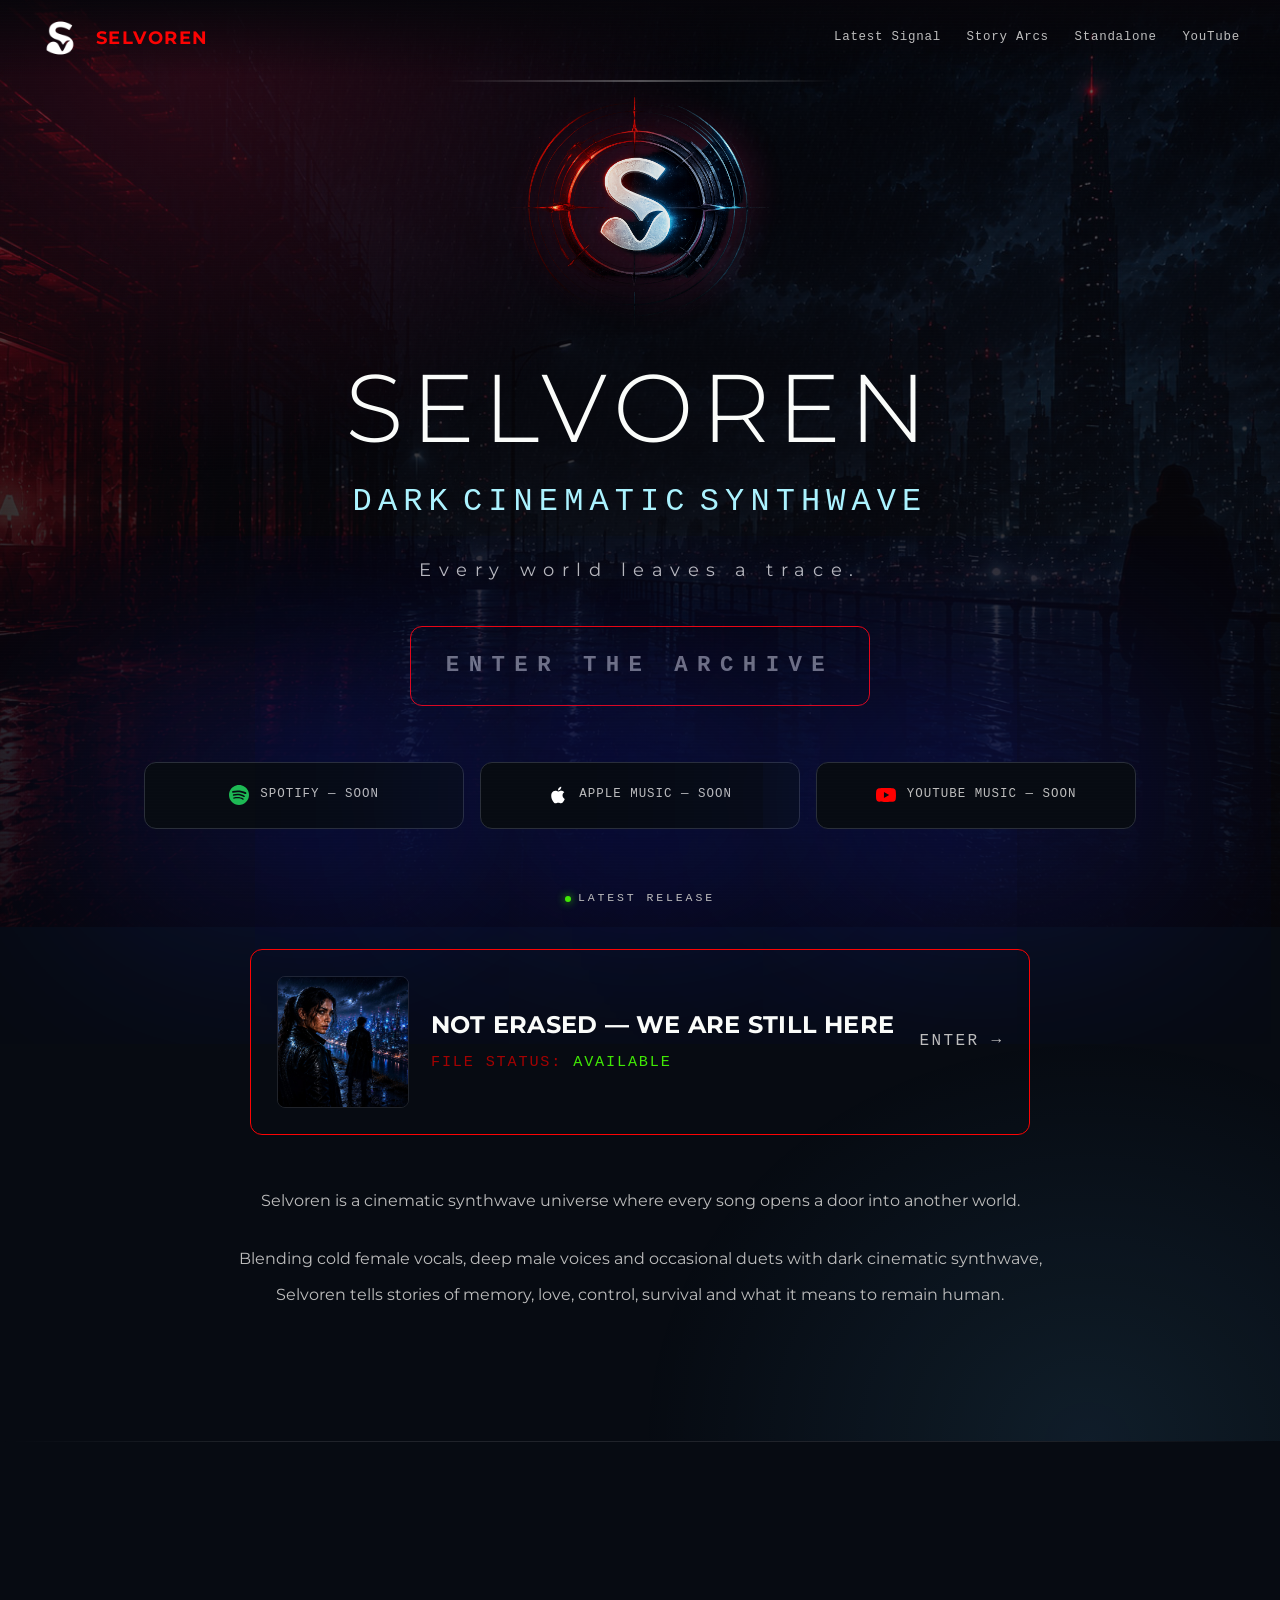
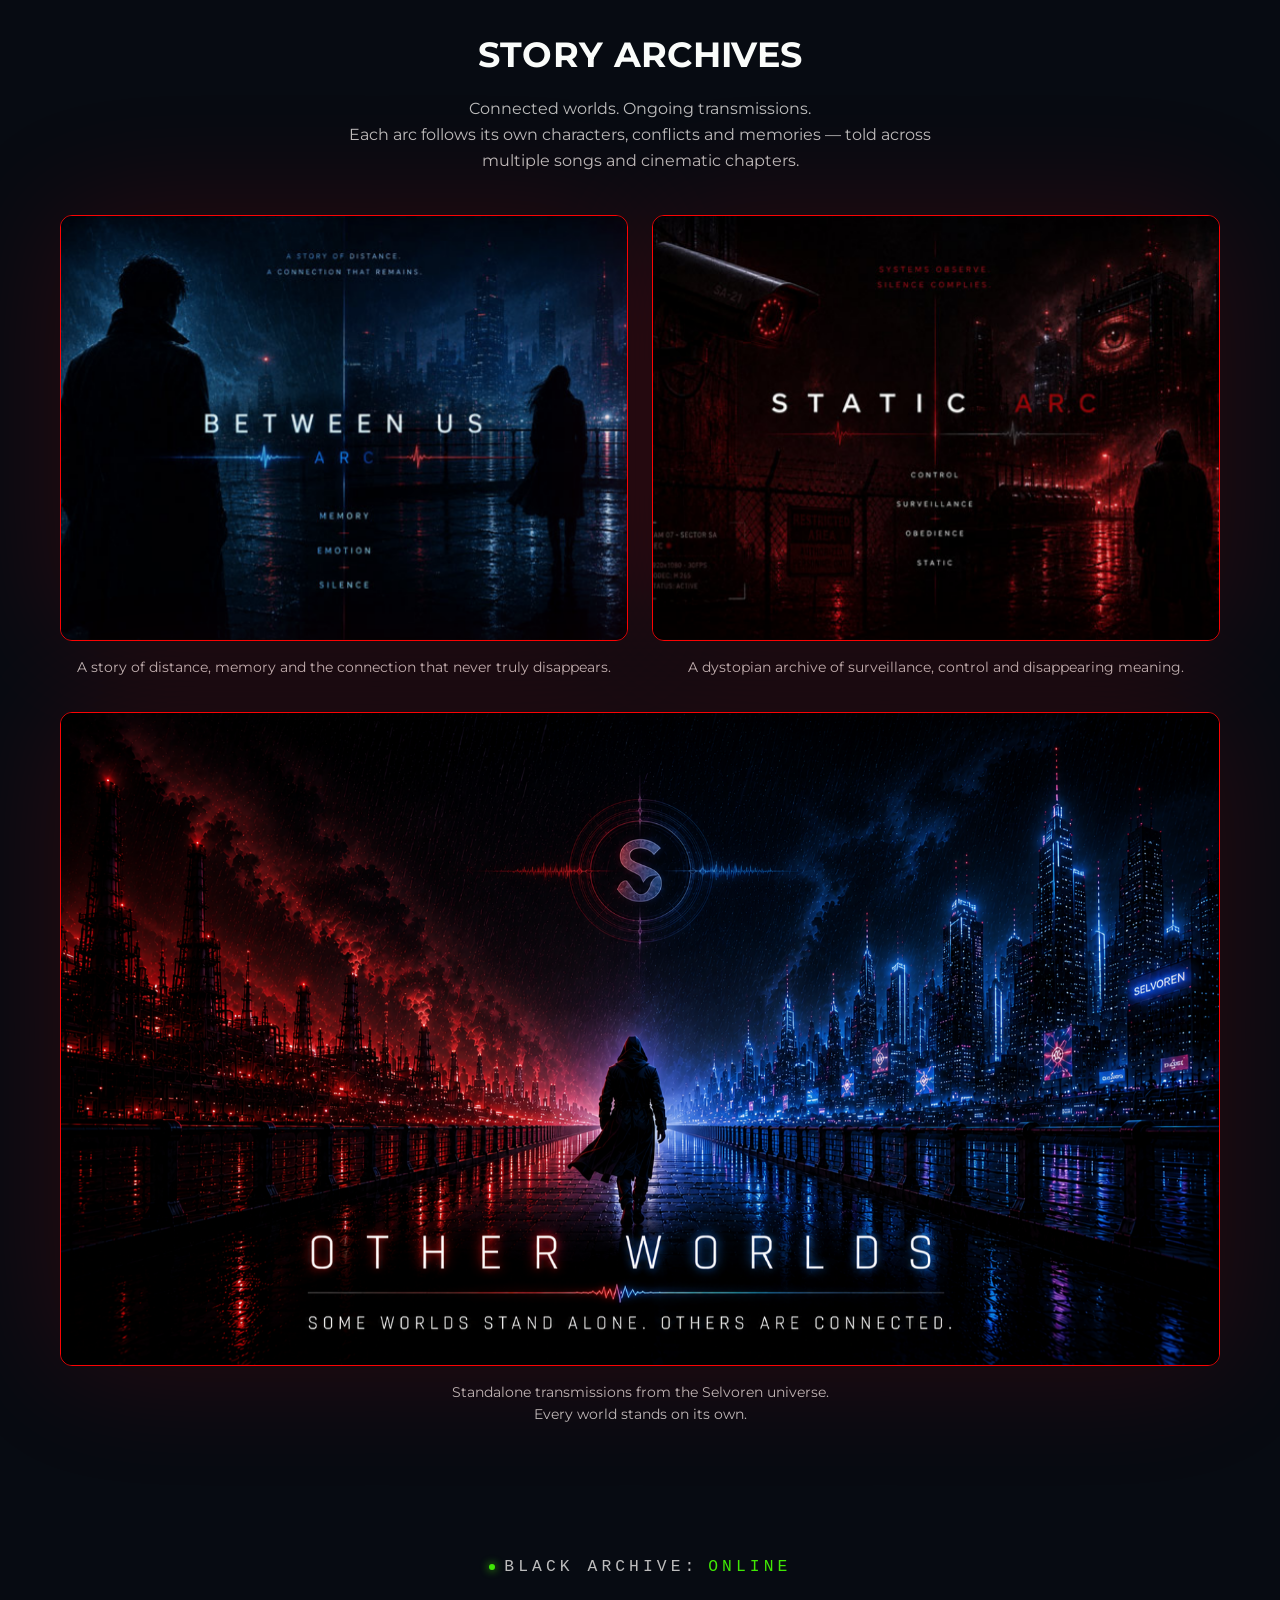
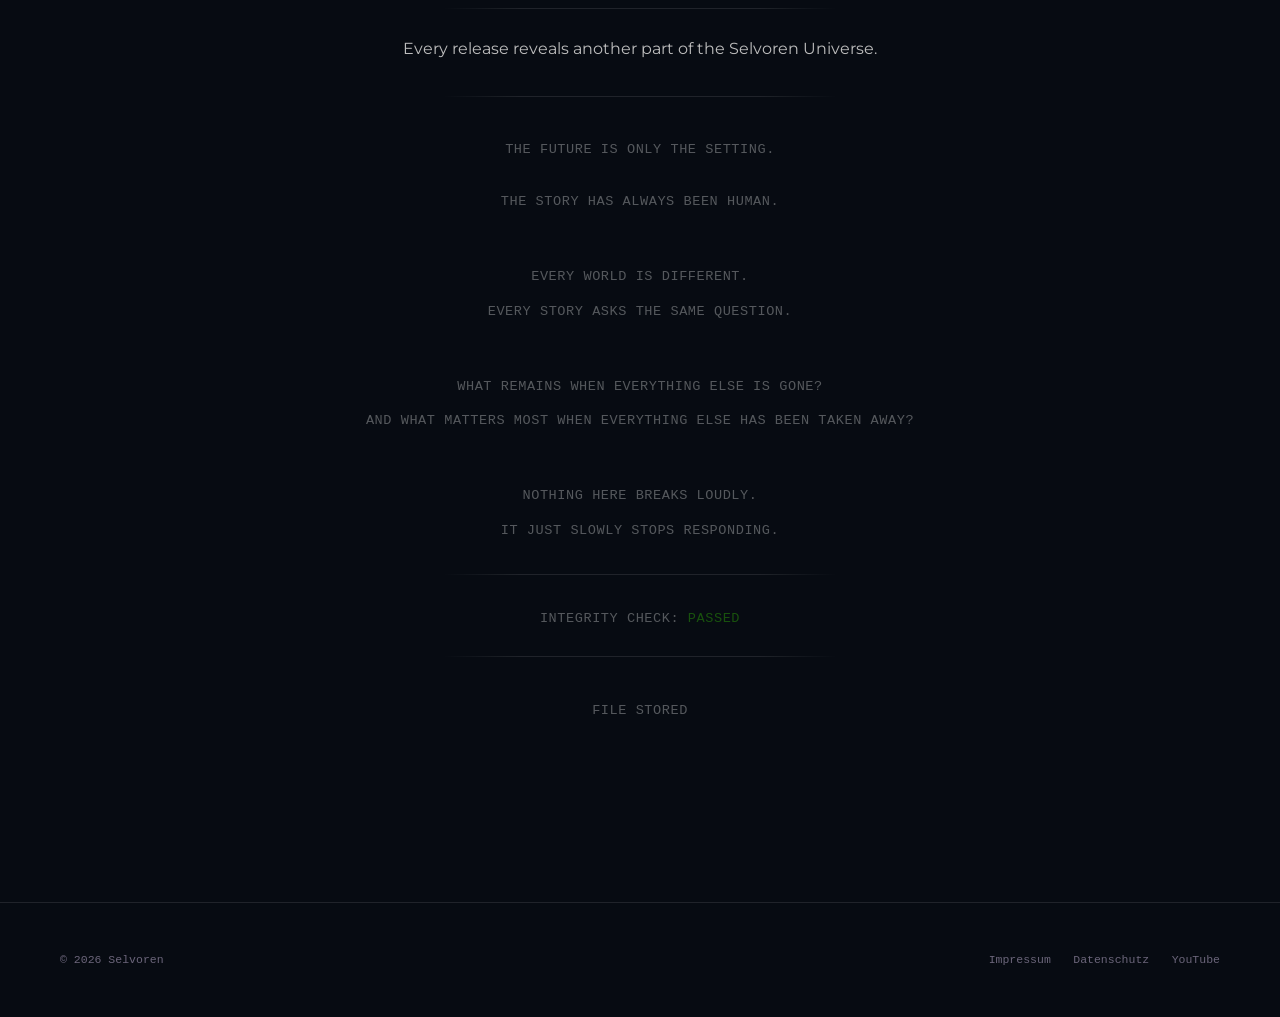
<file: index.html>
<!DOCTYPE html>
<html lang="en">
<head>
<meta charset="UTF-8">
<meta name="viewport" content="width=device-width, initial-scale=1.0">
<title>Selvoren – Dark Cinematic Synthwave & Sci-Fi Stories</title>
<meta name="description"
      content="Selvoren creates dark cinematic synthwave, dystopian music videos and connected sci-fi stories about memory, control, survival and what remains human.">
<meta name="robots" content="index, follow">
<link rel="canonical" href="https://selvoren.com/">
<link rel="preload" as="image" href="assets/hero-bg.jpg" fetchpriority="high">
<!-- Open Graph -->
<meta property="og:type" content="website">
<meta property="og:site_name" content="Selvoren">
<meta property="og:title"
      content="Selvoren – Dark Cinematic Synthwave & Sci-Fi Stories">
<meta property="og:description"
      content="Dark cinematic synthwave, dystopian music videos and connected sci-fi stories about memory, control, survival and what remains human.">
<meta property="og:url" content="https://selvoren.com/">
<meta property="og:image"
      content="https://selvoren.com/assets/hero-bg.jpg">
<meta property="og:image:alt"
      content="Selvoren dark cinematic synthwave universe">
<!-- X / Twitter -->
<meta name="twitter:card" content="summary_large_image">
<meta name="twitter:title"
      content="Selvoren – Dark Cinematic Synthwave & Sci-Fi Stories">
<meta name="twitter:description"
      content="Dark cinematic synthwave, dystopian music videos and connected sci-fi stories.">
<meta name="twitter:image"
      content="https://selvoren.com/assets/hero-bg.jpg">
<meta name="twitter:image:alt"
      content="Selvoren dark cinematic synthwave universe">
<link rel="icon" href="assets/logo-mark.png" type="image/png">
<link rel="stylesheet" href="assets/fonts.css">
<link rel="stylesheet" href="assets/style.css">
<link rel="stylesheet" href="assets/mobile.css">
<script type="application/ld+json">
{
  "@context": "https://schema.org",
  "@type": "MusicGroup",
  "@id": "https://selvoren.com/#artist",
  "name": "Selvoren",
  "url": "https://selvoren.com/",
  "image": "https://selvoren.com/assets/hero-bg.jpg",
  "logo": "https://selvoren.com/assets/logo-mark.png",
  "description": "Selvoren creates dark cinematic synthwave, dystopian music videos and connected sci-fi stories about memory, control, survival and what remains human.",
  "genre": [
    "Dark Cinematic Synthwave",
    "Synthwave",
    "Coldwave",
    "Cinematic Electronic Music"
  ],
  "sameAs": [
    "https://www.youtube.com/@Selvoren"
  ]
}
</script>
</head>
<body>

<div class="page-bg" data-parallax></div>

<header class="nav">
  <a href="#top" class="logo"><img src="assets/logo-mark.png" alt="Selvoren" class="logo-img"> <span class="logo-text">SEL<span>V</span>OREN</span></a>
  <button class="nav-toggle" aria-label="Menü öffnen" aria-expanded="false" id="navToggle">☰</button>
  <nav class="links" id="navLinks">
    <a href="#release">Latest Signal</a>
    <a href="#arcs">Story Arcs</a>
    <a href="standalone-signals.html">Standalone</a>
    <a href="https://www.youtube.com/@Selvoren" target="_blank" rel="noopener">YouTube</a>
  </nav>
</header>

<main>

  <!-- ============ HERO ============ -->
  <div class="hero-glow-zone">
  <section id="top" class="hero">
    <div class="wrap">
    <div class="emblem-frame reveal">
      <img src="assets/logo-emblem.png" alt="" class="hero-emblem">
    </div>
    <h1 class="reveal">SELVOREN</h1>
    <p class="tagline reveal">DARK CINEMATIC SYNTHWAVE</p>
    <p class="lede reveal">Every world leaves a trace.</p>
    <div class="hero-actions reveal">
      <a class="btn btn-primary" href="https://www.youtube.com/@Selvoren" target="_blank" rel="noopener">Enter the Archive</a>
    </div>
    <div class="platform-buttons reveal">
      <span class="btn-platform">
        <svg viewBox="0 0 24 24" fill="#1DB954"><path d="M12 0C5.4 0 0 5.4 0 12s5.4 12 12 12 12-5.4 12-12S18.66 0 12 0zm5.521 17.34c-.24.359-.66.48-1.021.24-2.82-1.74-6.36-2.101-10.561-1.141-.418.122-.779-.179-.899-.539-.12-.421.18-.78.54-.9 4.56-1.021 8.52-.6 11.64 1.32.42.18.479.659.301 1.02zm1.44-3.3c-.301.42-.841.6-1.262.3-3.239-1.98-8.159-2.58-11.939-1.38-.479.12-1.02-.12-1.14-.6-.12-.48.12-1.021.6-1.141 4.32-1.32 9.6-.66 13.32 1.621.42.18.539.9.42 1.2zm.12-3.36C15.24 8.4 8.82 8.16 5.16 9.301c-.6.179-1.2-.181-1.38-.72-.18-.601.18-1.2.72-1.381 4.26-1.26 11.28-1.02 15.721 1.621.539.3.719 1.02.42 1.56-.3.421-1.02.599-1.56.3z"/></svg>
        Spotify — soon
      </span>
      <span class="btn-platform">
        <svg viewBox="0 0 24 24" fill="#ffffff"><path d="M18.71 19.5c-.83 1.24-1.71 2.45-3.05 2.47-1.34.03-1.77-.79-3.29-.79-1.53 0-2 .77-3.27.82-1.31.05-2.3-1.32-3.14-2.53C4.25 17 2.94 12.45 4.7 9.39c.87-1.52 2.43-2.48 4.12-2.51 1.28-.02 2.5.87 3.29.87.78 0 2.26-1.07 3.81-.91.65.03 2.47.26 3.64 1.98-.09.06-2.17 1.28-2.15 3.81.03 3.02 2.65 4.03 2.68 4.04-.03.07-.42 1.44-1.38 2.83M13 3.5c.73-.83 1.94-1.46 2.94-1.5.13 1.17-.34 2.35-1.04 3.19-.69.85-1.83 1.51-2.95 1.42-.15-1.15.41-2.35 1.05-3.11z"/></svg>
        Apple Music — soon
      </span>
      <span class="btn-platform">
        <svg viewBox="0 0 24 24" fill="#FF0000"><path d="M23.498 6.186a3.016 3.016 0 0 0-2.122-2.136C19.505 3.545 12 3.545 12 3.545s-7.505 0-9.377.505A3.017 3.017 0 0 0 .502 6.186C0 8.07 0 12 0 12s0 3.93.502 5.814a3.016 3.016 0 0 0 2.122 2.136c1.871.505 9.376.505 9.376.505s7.505 0 9.377-.505a3.015 3.015 0 0 0 2.122-2.136C24 15.93 24 12 24 12s0-3.93-.502-5.814zM9.545 15.568V8.432L15.818 12l-6.273 3.568z"/></svg>
        YouTube Music — soon
      </span>
    </div>
    </div>
  </section>

  <!-- ============ LATEST RELEASE + BIO ============ -->
  <section id="release" class="wrap section-release">
    <div class="section-head centered reveal">
      <p class="eyebrow">Latest release</p>
    </div>
    <a href="https://youtu.be/I9qSqRDqqWw" target="_blank" rel="noopener" class="release-box reveal">
      <div class="cover"><img src="assets/songs/NewSong/new_song.jpg" alt="NOT ERASED — We Are Still Here"></div>
      <div class="info">
        <h3>NOT ERASED — WE ARE STILL HERE</h3>
        <p class="status">FILE STATUS: <span class="status-ok">AVAILABLE</span></p>
      </div>
      <div class="arrow">ENTER →</div>
    </a>

    <div class="manifesto manifesto--spaced reveal">
      <p>Selvoren is a cinematic synthwave universe where every song opens a door into another world.</p>
      <p>Blending cold female vocals, deep male voices and occasional duets with dark cinematic synthwave, Selvoren tells stories of memory, love, control, survival and what it means to remain human.</p>
    </div>
  </section>
  </div>

  <hr class="divider">

  <!-- ============ STORY ARCHIVES ============ -->
  <!-- Shared classes for all story boxes (arcs + standalone). Add future stories as another
       .story-item inside .story-grid — use .story-card--tile for a square-ish poster card,
       or leave it off for a wide banner like Other Worlds. -->
  <section id="arcs" class="wrap section-arcs">
    <div class="section-head centered reveal">
      <h2>STORY ARCHIVES</h2>
      <p>Connected worlds. Ongoing transmissions.<br>Each arc follows its own characters, conflicts and memories — told across multiple songs and cinematic chapters.</p>
    </div>
    <div class="story-grid">
      <div class="story-item reveal">
        <a href="between-us-arc.html" class="story-card story-card--tile">
          <img src="assets/between-us-arc-card.jpg" alt="Between Us Arc — a story of distance, a connection that remains">
        </a>
        <div class="story-caption">
          <p>A story of distance, memory and the connection that never truly disappears.</p>
        </div>
      </div>
      <div class="story-item reveal">
        <a href="static-arc.html" class="story-card story-card--tile">
          <img src="assets/static-arc-card.jpg" alt="Static Arc — a signal without mercy, a system without a face">
        </a>
        <div class="story-caption">
          <p>A dystopian archive of surveillance, control and disappearing meaning.</p>
        </div>
      </div>
      <div class="story-item story-item--wide reveal">
        <a href="standalone-signals.html" class="story-card">
          <img src="assets/other-worlds-banner.png" alt="Other Worlds — Some worlds stand alone, others are connected.">
        </a>
        <div class="story-caption">
          <p>Standalone transmissions from the Selvoren universe.<br>Every world stands on its own.</p>
        </div>
      </div>
    </div>
  </section>

  <!-- ============ SECTION TRANSITION ============ -->
  <div class="wrap section-transition reveal">
    <hr class="divider">
    <p class="transmission-tag">TRANSMISSION COMPLETE</p>
  </div>

  <!-- ============ PHILOSOPHY TEXT ============ -->
  <section class="wrap section-philosophy">
    <div class="manifesto reveal">
      <p class="eyebrow">BLACK ARCHIVE: <span>ONLINE</span></p>
      <hr class="divider">
      <p class="manifesto-highlight">Every release reveals another part of the Selvoren Universe.</p>
      <hr class="divider divider--loose">
      <div class="lines">
        <div class="lines-group">
          <p>THE FUTURE IS ONLY THE SETTING.</p>
          <p>THE STORY HAS ALWAYS BEEN HUMAN.</p>
        </div>
        <div class="lines-group lines-group--tight">
          <p>EVERY WORLD IS DIFFERENT.</p>
          <p>EVERY STORY ASKS THE SAME QUESTION.</p>
        </div>
        <div class="lines-group lines-group--tight">
          <p>WHAT REMAINS WHEN EVERYTHING ELSE IS GONE?</p>
          <p>AND WHAT MATTERS MOST WHEN EVERYTHING ELSE HAS BEEN TAKEN AWAY?</p>
        </div>
        <div class="lines-group lines-group--tight">
          <p>NOTHING HERE BREAKS LOUDLY.</p>
          <p>IT JUST SLOWLY STOPS RESPONDING.</p>
        </div>
      </div>
      <hr class="divider divider--loose">
      <p class="lines lines--flush">INTEGRITY CHECK: <span class="status-ok">PASSED</span></p>
      <hr class="divider divider--tight">
      <p class="lines">FILE STORED</p>
    </div>
  </section>

</main>


<footer>
  <div class="wrap">
    <small>© 2026 Selvoren</small>
    <div class="legal-links">
      <a href="impressum.html">Impressum</a>
      <a href="datenschutz.html">Datenschutz</a>
      <a href="https://www.youtube.com/@Selvoren" target="_blank" rel="noopener">YouTube</a>
    </div>
  </div>
</footer>

<script src="assets/script.js"></script>
<!-- Cloudflare Web Analytics --><script type='module' src='https://static.cloudflareinsights.com/beacon.min.js' data-cf-beacon='{"token": "6a6a973da118420a9c30302784692297"}'></script><!-- End Cloudflare Web Analytics -->
</body>
</html>
</file>
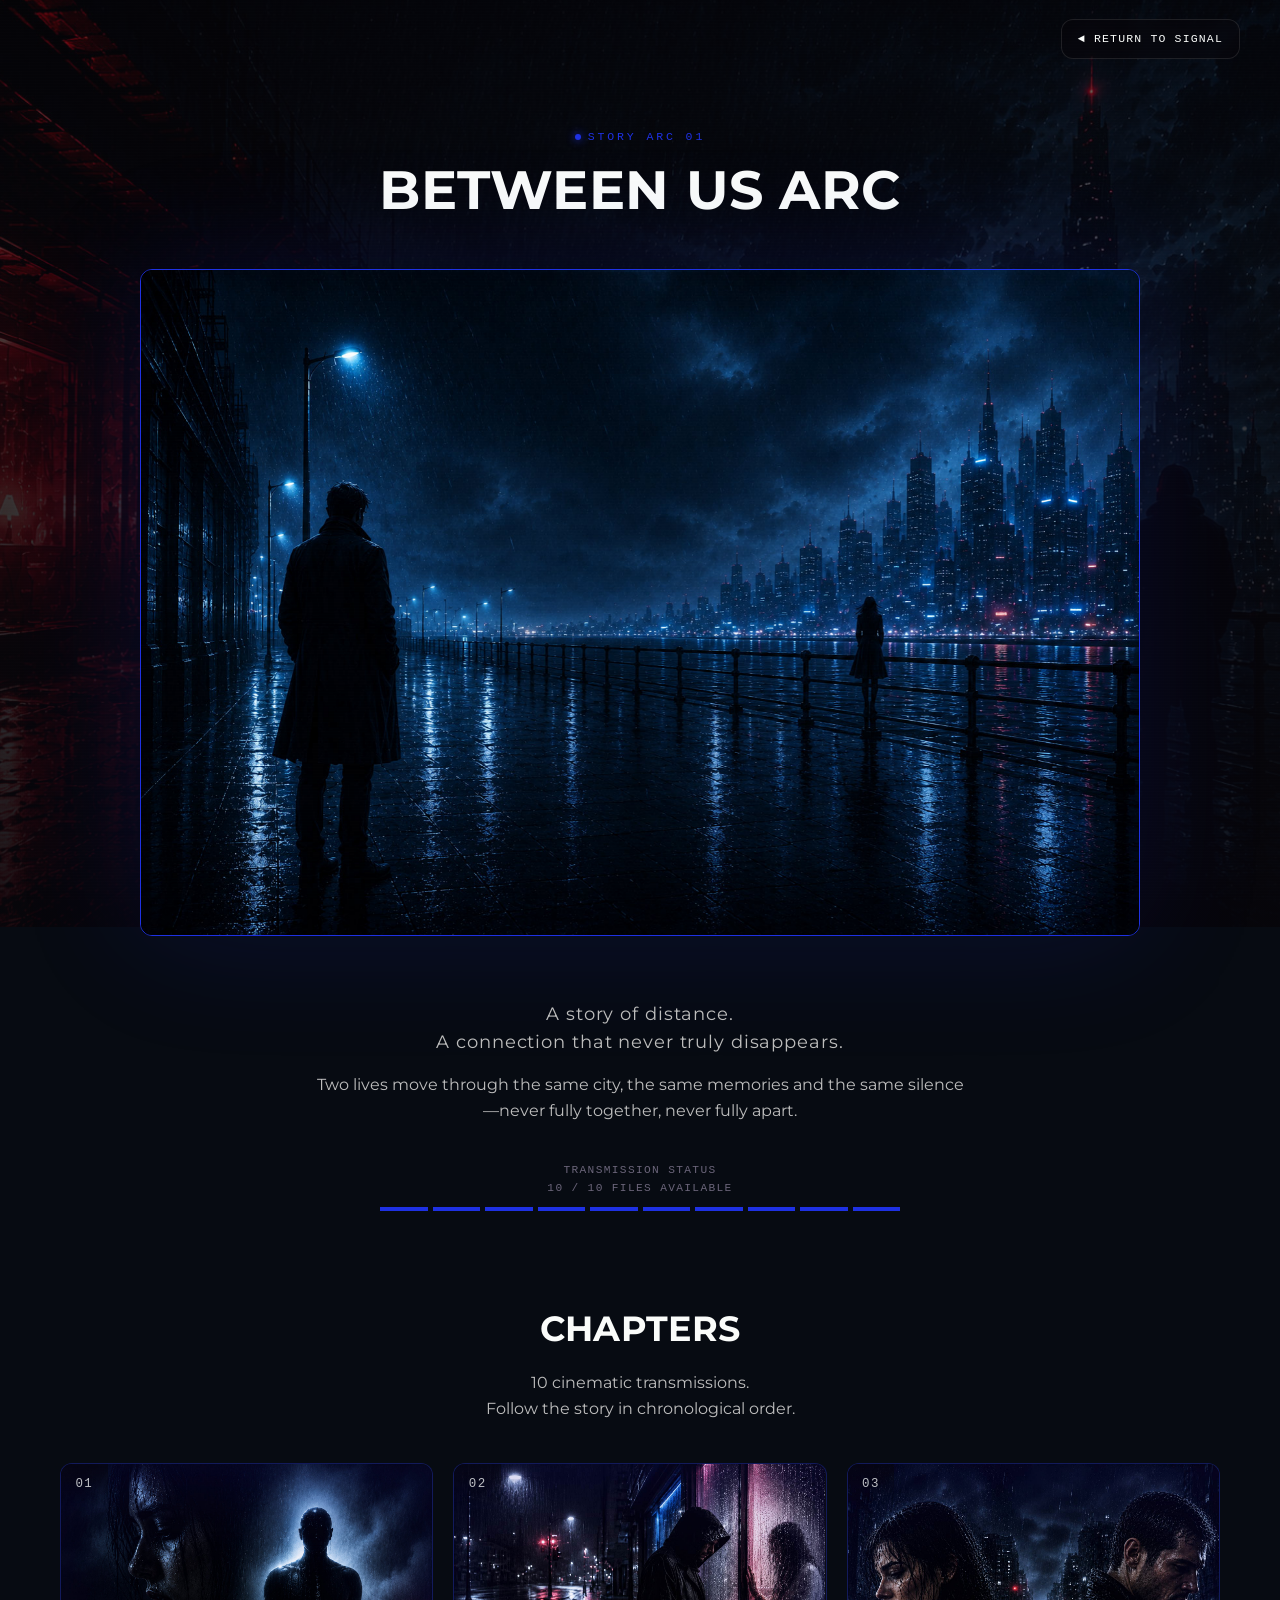
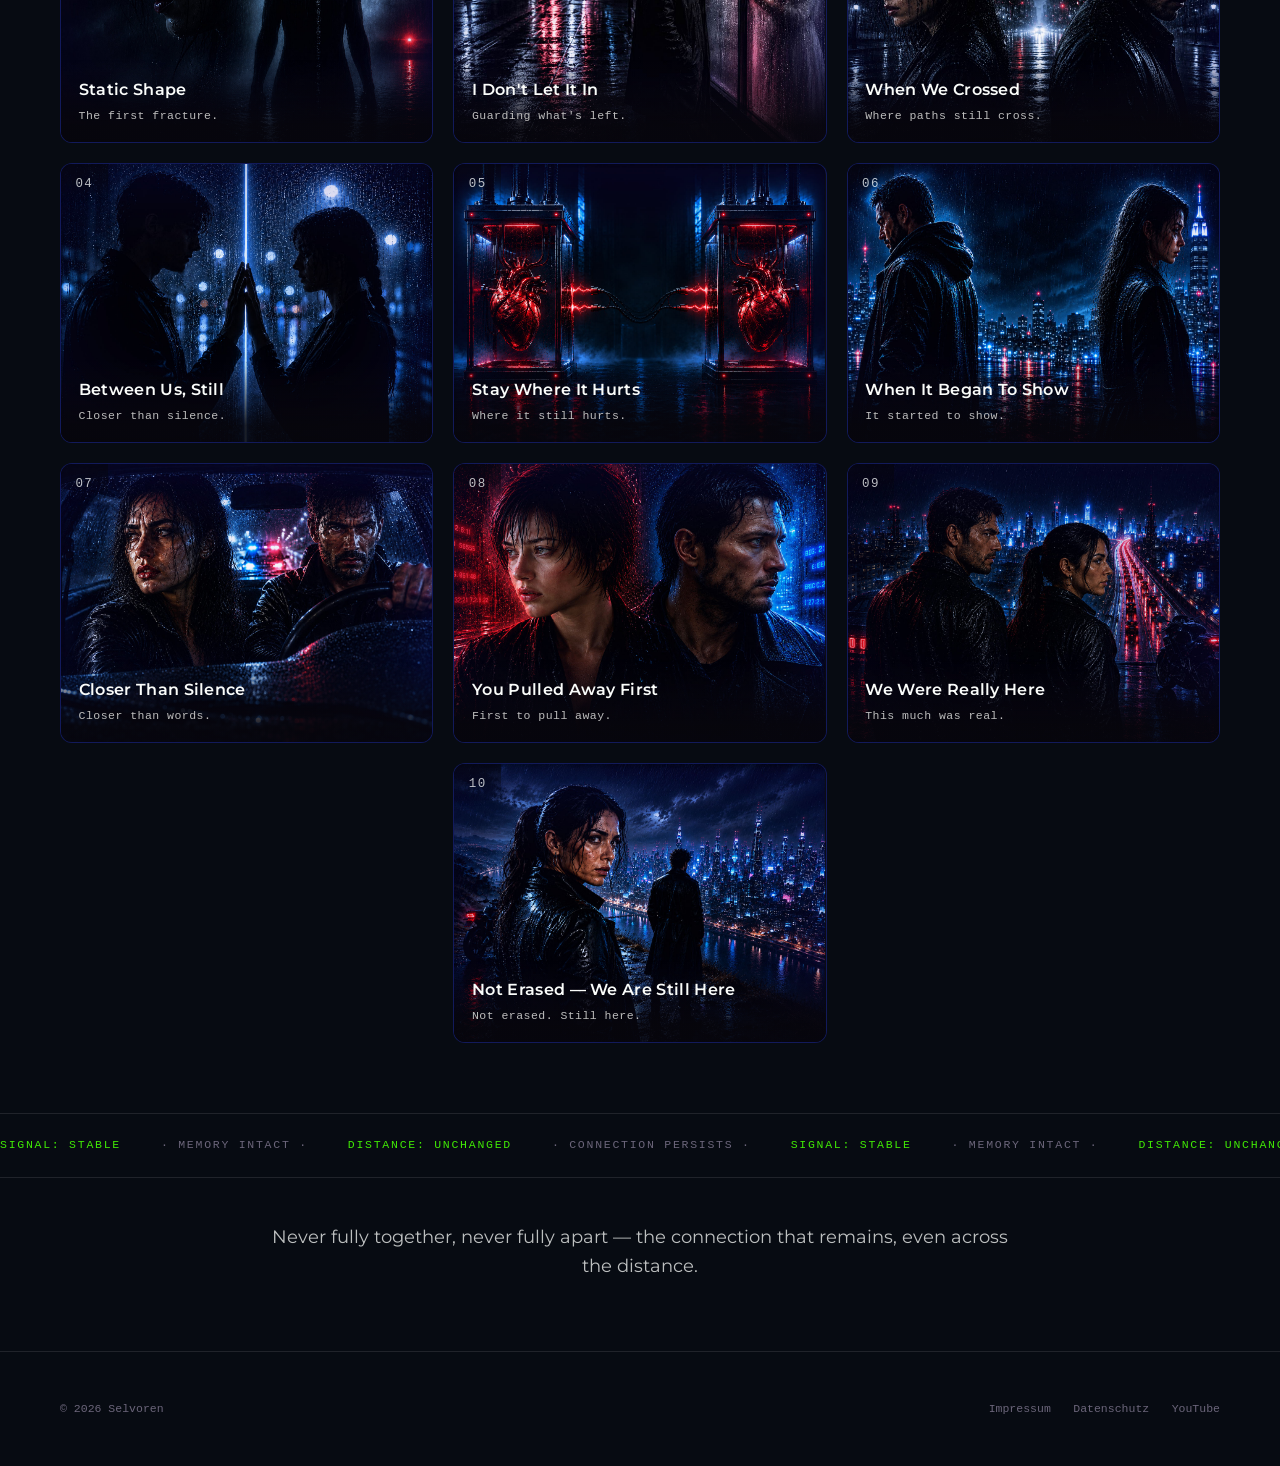
<file: between-us-arc.html>
<!DOCTYPE html>
<html lang="en">
<head>
<meta charset="UTF-8">
<meta name="viewport" content="width=device-width, initial-scale=1.0">
<title>Between Us – Cinematic Synthwave Story | Selvoren</title>
<meta name="description"
      content="Explore Between Us, a cinematic synthwave story by Selvoren about distance, memory, love and a connection that never completely disappears.">
<meta name="robots" content="index, follow">
<link rel="canonical" href="https://selvoren.com/between-us-arc.html">
<link rel="preload" as="image" href="assets/hero-bg.jpg" fetchpriority="high">
<!-- Open Graph -->
<meta property="og:type" content="website">
<meta property="og:site_name" content="Selvoren">
<meta property="og:title"
      content="Between Us – Cinematic Synthwave Story | Selvoren">
<meta property="og:description"
      content="A cinematic synthwave story about distance, memory, love and a connection that never completely disappears.">
<meta property="og:url"
      content="https://selvoren.com/between-us-arc.html">
<meta property="og:image"
      content="https://selvoren.com/assets/between-us-arc-bg.jpg">
<meta property="og:image:alt"
      content="Between Us cinematic synthwave story by Selvoren">
<!-- X / Twitter -->
<meta name="twitter:card" content="summary_large_image">
<meta name="twitter:title"
      content="Between Us – Cinematic Synthwave Story | Selvoren">
<meta name="twitter:description"
      content="A cinematic synthwave story about distance, memory and a connection that remains.">
<meta name="twitter:image"
      content="https://selvoren.com/assets/between-us-arc-bg.jpg">
<meta name="twitter:image:alt"
      content="Between Us cinematic synthwave story by Selvoren">
<link rel="icon" href="assets/logo-mark.png" type="image/png">
<link rel="stylesheet" href="assets/fonts.css">
<link rel="stylesheet" href="assets/style.css">
<link rel="stylesheet" href="assets/mobile.css">
<script type="application/ld+json">
{
  "@context": "https://schema.org",
  "@type": "CreativeWorkSeries",
  "@id": "https://selvoren.com/between-us-arc.html#series",
  "name": "Between Us",
  "alternateName": "Between Us Arc",
  "url": "https://selvoren.com/between-us-arc.html",
  "image": "https://selvoren.com/assets/between-us-arc-bg.jpg",
  "description": "A cinematic synthwave story about distance, memory, love and a connection that never completely disappears.",
  "genre": [
    "Dark Cinematic Synthwave",
    "Science Fiction",
    "Romantic Drama"
  ],
  "creator": {
    "@type": "MusicGroup",
    "@id": "https://selvoren.com/#artist",
    "name": "Selvoren",
    "url": "https://selvoren.com/"
  },
  "isPartOf": {
    "@type": "WebSite",
    "@id": "https://selvoren.com/#website",
    "name": "Selvoren",
    "url": "https://selvoren.com/"
  }
}
</script>
</head>
<body>

<div class="page-bg" data-parallax></div>

<a href="index.html" class="return-signal">◄ Return to signal</a>

<main>
  <!-- ============ ARC HERO ============ -->
  <section class="arc-hero c-blue wrap">
    <p class="eyebrow c-blue reveal decode">Story Arc 01</p>
    <h1 class="reveal">BETWEEN US ARC</h1>
    <div class="frame reveal">
      <img src="assets/between-us-arc-bg.jpg" alt="Between Us cinematic synthwave story by Selvoren">
    </div>
    <div class="arc-lede reveal">
      <p class="tagline-lines">A story of distance.<br>A connection that never truly disappears.</p>
      <p>Two lives move through the same city, the same memories and the same silence—never fully together, never fully apart.</p>
    </div>
    <div class="chapter-progress reveal">
      <p class="label">Transmission status<br>10 / 10 files available</p>
      <div class="track">
        <div class="seg done"></div><div class="seg done"></div><div class="seg done"></div>
        <div class="seg done"></div><div class="seg done"></div><div class="seg done"></div>
        <div class="seg done"></div><div class="seg done"></div><div class="seg done"></div>
        <div class="seg done"></div>
      </div>
    </div>
  </section>

  <!-- ============ SONG GRID ============ -->
  <section class="wrap section-songs">
    <div class="section-head centered reveal">
      <h2>CHAPTERS</h2>
      <p>10 cinematic transmissions.<br>Follow the story in chronological order.</p>
    </div>
    <div class="song-grid c-blue">
      <a href="https://youtu.be/DNZObAXHh7U" target="_blank" rel="noopener" class="song-tile reveal">
        <img src="assets/songs/BetweenUs/01_static_shape.jpg" alt="Static Shape">
        <div class="song-number">01</div>
        <div class="title">Static Shape<span class="song-tagline">The first fracture.</span></div>
      </a>
      <a href="https://youtu.be/HKojXoBu3GY" target="_blank" rel="noopener" class="song-tile reveal">
        <img src="assets/songs/BetweenUs/02_i_dont_let_it_in.jpg" alt="I Don't Let It In">
        <div class="song-number">02</div>
        <div class="title">I Don't Let It In<span class="song-tagline">Guarding what's left.</span></div>
      </a>
      <a href="https://youtu.be/j1A2YXcr33c" target="_blank" rel="noopener" class="song-tile reveal">
        <img src="assets/songs/BetweenUs/03_when_we_crossed.jpg" alt="When We Crossed">
        <div class="song-number">03</div>
        <div class="title">When We Crossed<span class="song-tagline">Where paths still cross.</span></div>
      </a>
      <a href="https://youtu.be/zH5WPdne2Vw" target="_blank" rel="noopener" class="song-tile reveal">
        <img src="assets/songs/BetweenUs/04_between_us_still.jpg" alt="Between Us, Still">
        <div class="song-number">04</div>
        <div class="title">Between Us, Still<span class="song-tagline">Closer than silence.</span></div>
      </a>
      <a href="https://youtu.be/zgxXvGe0Bos" target="_blank" rel="noopener" class="song-tile reveal">
        <img src="assets/songs/BetweenUs/05_stay_where_it_hurts.jpg" alt="Stay Where It Hurts">
        <div class="song-number">05</div>
        <div class="title">Stay Where It Hurts<span class="song-tagline">Where it still hurts.</span></div>
      </a>
      <a href="https://youtu.be/jXX9qmdwmnA" target="_blank" rel="noopener" class="song-tile reveal">
        <img src="assets/songs/BetweenUs/06_when_it_began_to_show.jpg" alt="When It Began To Show">
        <div class="song-number">06</div>
        <div class="title">When It Began To Show<span class="song-tagline">It started to show.</span></div>
      </a>
      <a href="https://youtu.be/6mZmVYEe1yo" target="_blank" rel="noopener" class="song-tile reveal">
        <img src="assets/songs/BetweenUs/07_closer_than_silence.jpg" alt="Closer Than Silence">
        <div class="song-number">07</div>
        <div class="title">Closer Than Silence<span class="song-tagline">Closer than words.</span></div>
      </a>
      <a href="https://youtu.be/tvLYQe3SseE" target="_blank" rel="noopener" class="song-tile reveal">
        <img src="assets/songs/BetweenUs/08_you_pulled_away_first.jpg" alt="You Pulled Away First">
        <div class="song-number">08</div>
        <div class="title">You Pulled Away First<span class="song-tagline">First to pull away.</span></div>
      </a>
      <a href="https://youtu.be/V0JX7fHM6vI" target="_blank" rel="noopener" class="song-tile reveal">
        <img src="assets/songs/BetweenUs/09_we_were_really_here.jpg" alt="We Were Really Here">
        <div class="song-number">09</div>
        <div class="title">We Were Really Here<span class="song-tagline">This much was real.</span></div>
      </a>
      <a href="https://youtu.be/I9qSqRDqqWw" target="_blank" rel="noopener" class="song-tile song-tile--center reveal">
        <img src="assets/songs/BetweenUs/10_not_erased_we_are_still_here.jpg" alt="Not Erased — We Are Still Here">
        <div class="song-number">10</div>
        <div class="title">Not Erased — We Are Still Here<span class="song-tagline">Not erased. Still here.</span></div>
      </a>
    </div>
  </section>

  <!-- ============ STATUS STRIP ============ -->
  <div class="status-strip">
    <div class="track">
      <span>SIGNAL: STABLE</span> · MEMORY INTACT · <span>DISTANCE: UNCHANGED</span> · CONNECTION PERSISTS ·
      <span>SIGNAL: STABLE</span> · MEMORY INTACT · <span>DISTANCE: UNCHANGED</span> · CONNECTION PERSISTS ·
      <span>SIGNAL: STABLE</span> · MEMORY INTACT · <span>DISTANCE: UNCHANGED</span> · CONNECTION PERSISTS ·
      <span>SIGNAL: STABLE</span> · MEMORY INTACT · <span>DISTANCE: UNCHANGED</span> · CONNECTION PERSISTS ·
    </div>
  </div>

  <section class="wrap section-outro">
    <div class="arc-outro reveal">
      <p>Never fully together, never fully apart — the connection that remains, even across the distance.</p>
    </div>
  </section>
</main>

<footer>
  <div class="wrap">
    <small>© 2026 Selvoren</small>
    <div class="legal-links">
      <a href="impressum.html">Impressum</a>
      <a href="datenschutz.html">Datenschutz</a>
      <a href="https://www.youtube.com/@Selvoren" target="_blank" rel="noopener">YouTube</a>
    </div>
  </div>
</footer>

<script src="assets/script.js"></script>
<script>
  (function(){
    var chars = "!<>-_\\/[]{}—=+*^?#";
    document.querySelectorAll('.eyebrow.decode').forEach(function(el){
      var target = el.textContent;
      var len = target.length;
      var frame = 0;
      var totalFrames = 24;
      var timer = setInterval(function(){
        var out = '';
        for (var i = 0; i < len; i++){
          if (i < frame){ out += target[i]; }
          else if (target[i] === ' '){ out += ' '; }
          else { out += chars[Math.floor(Math.random()*chars.length)]; }
        }
        el.textContent = out;
        frame += len / totalFrames;
        if (frame >= len){
          el.textContent = target;
          clearInterval(timer);
        }
      }, 35);
    });
  })();
</script>
<!-- Cloudflare Web Analytics --><script type='module' src='https://static.cloudflareinsights.com/beacon.min.js' data-cf-beacon='{"token": "6a6a973da118420a9c30302784692297"}'></script><!-- End Cloudflare Web Analytics -->
</body>
</html>
</file>
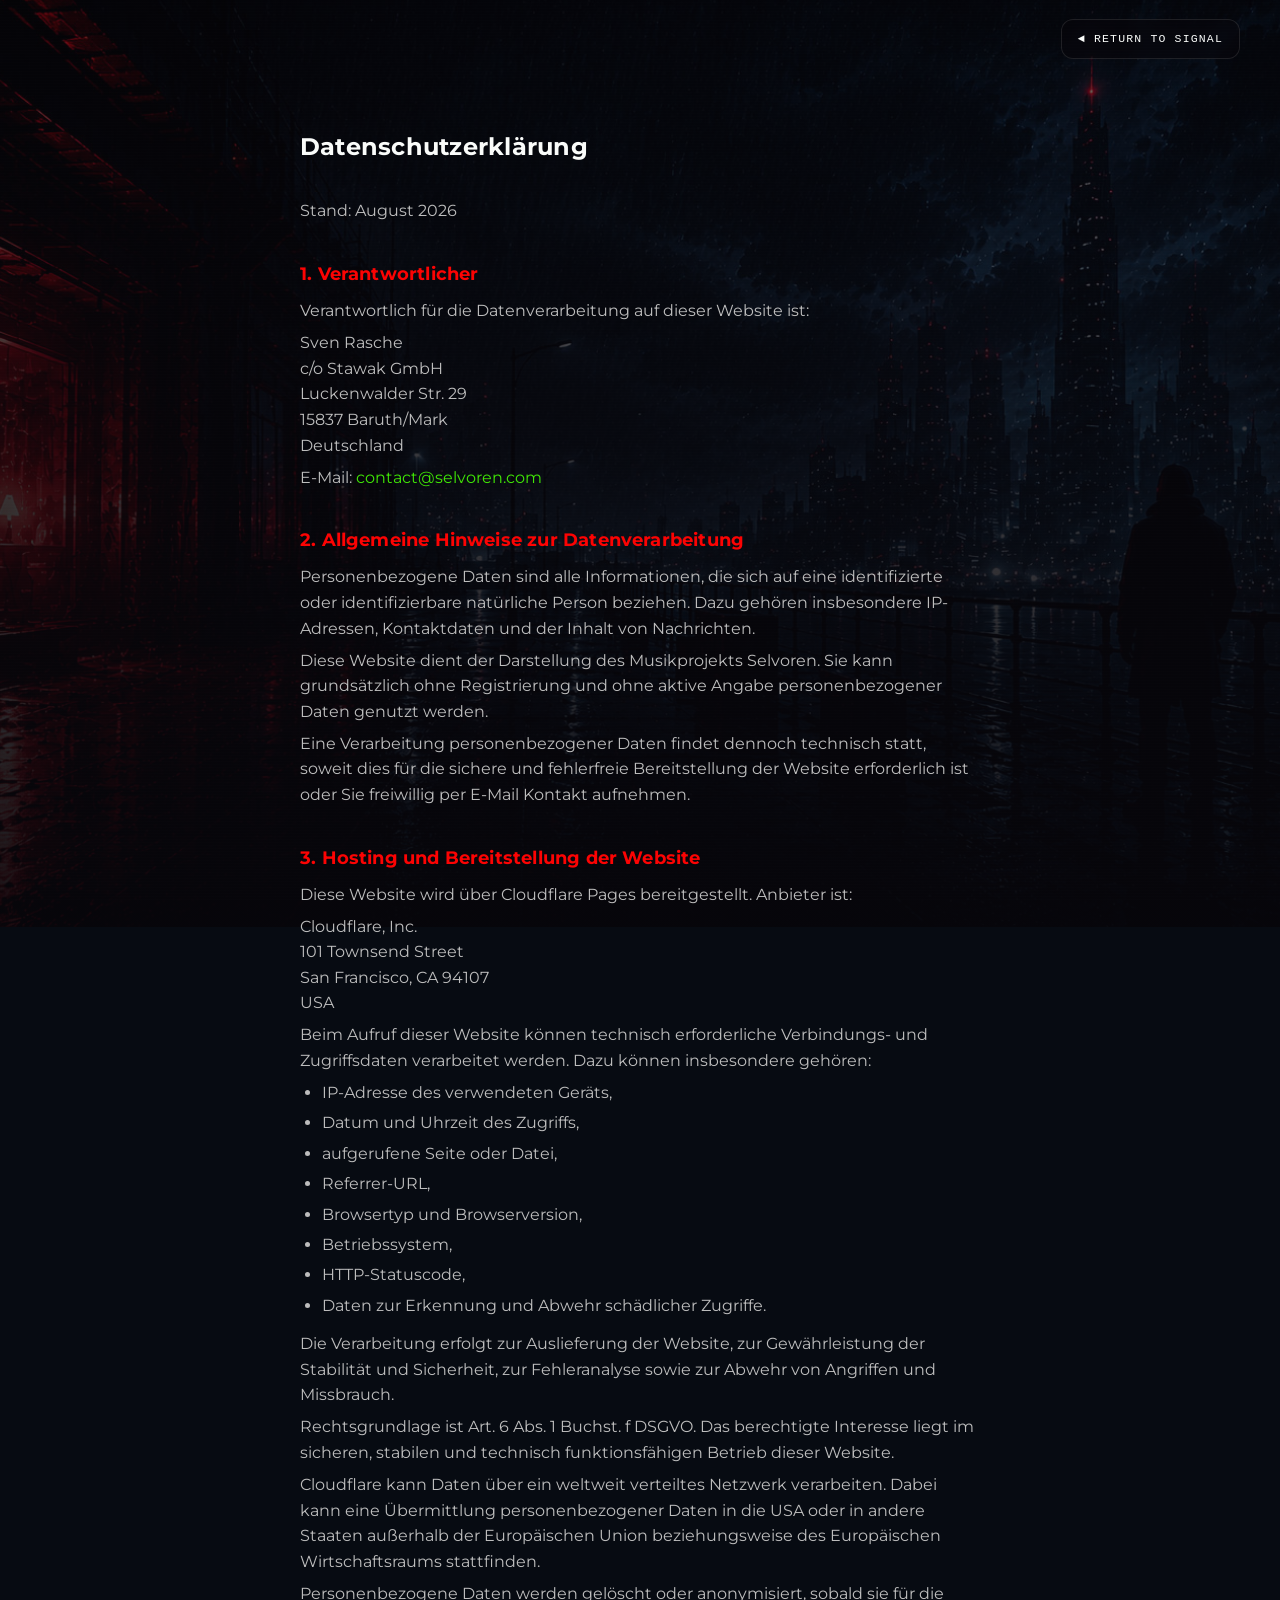
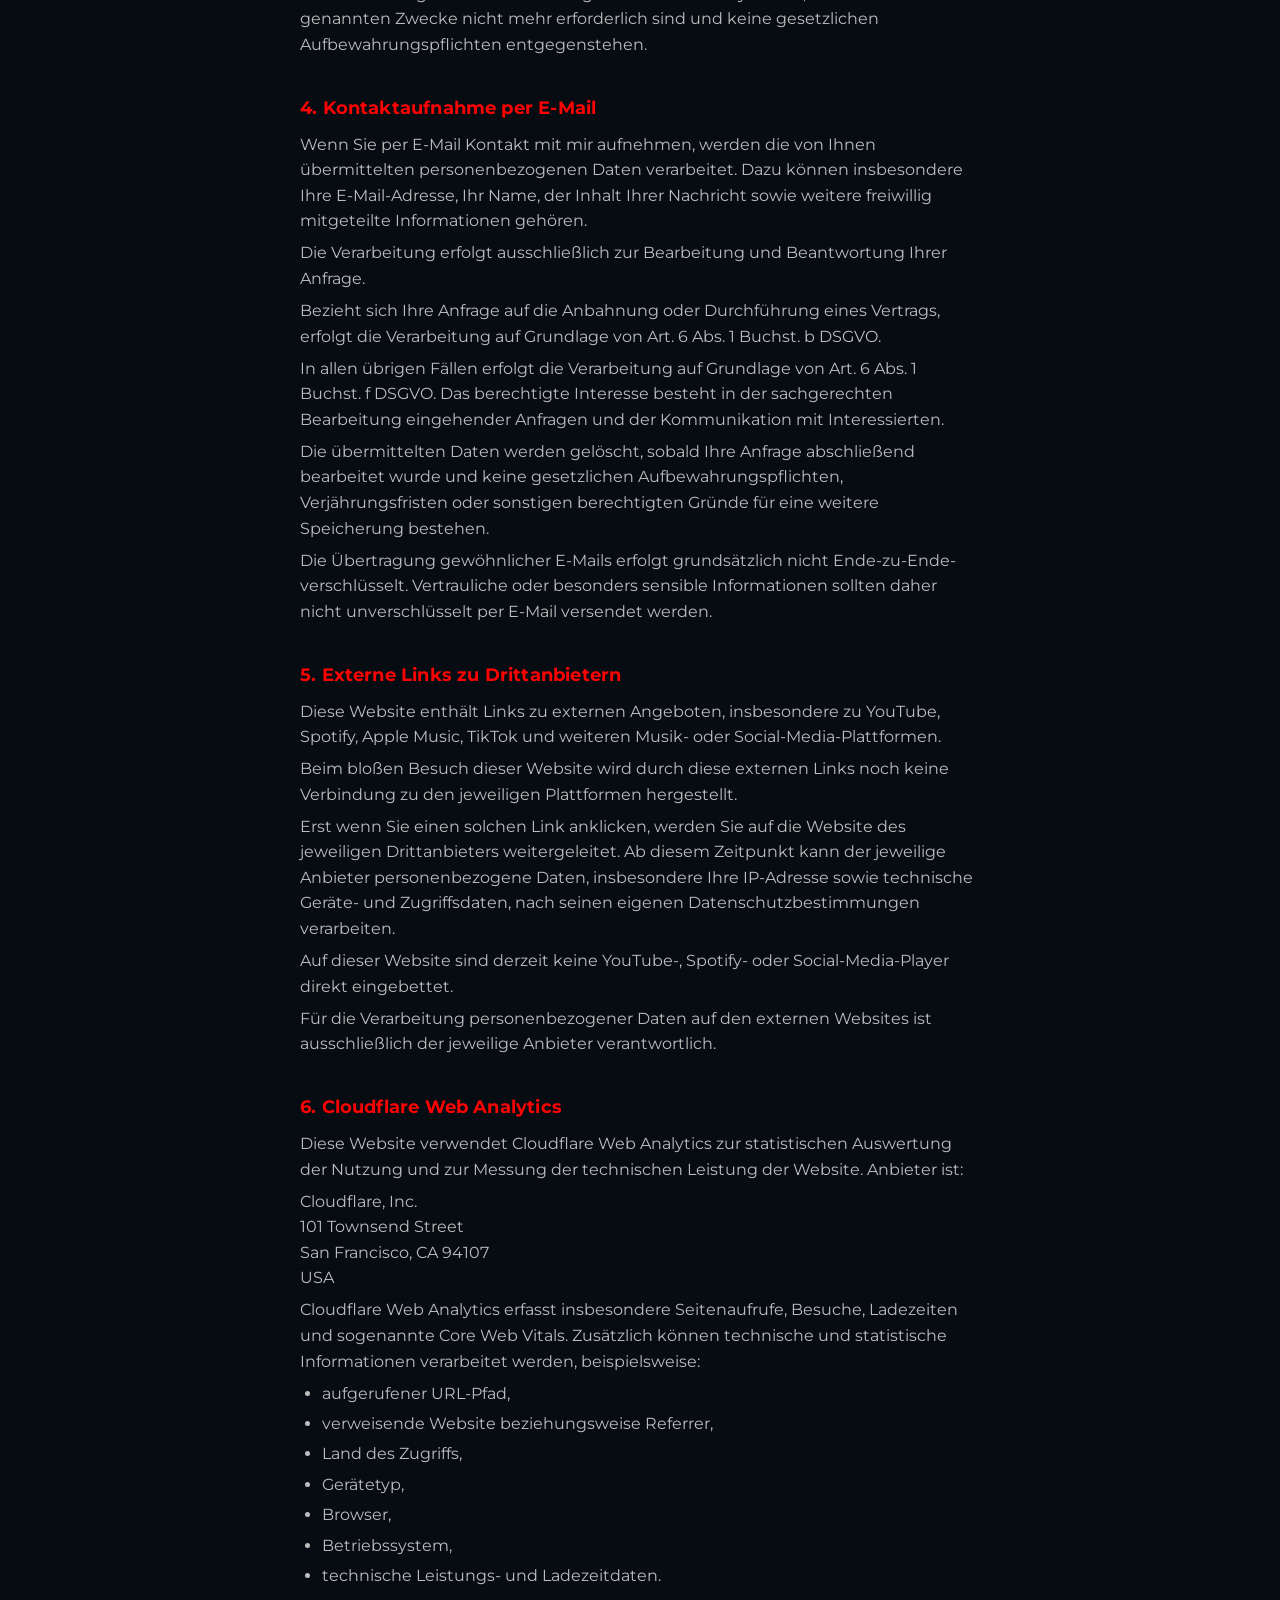
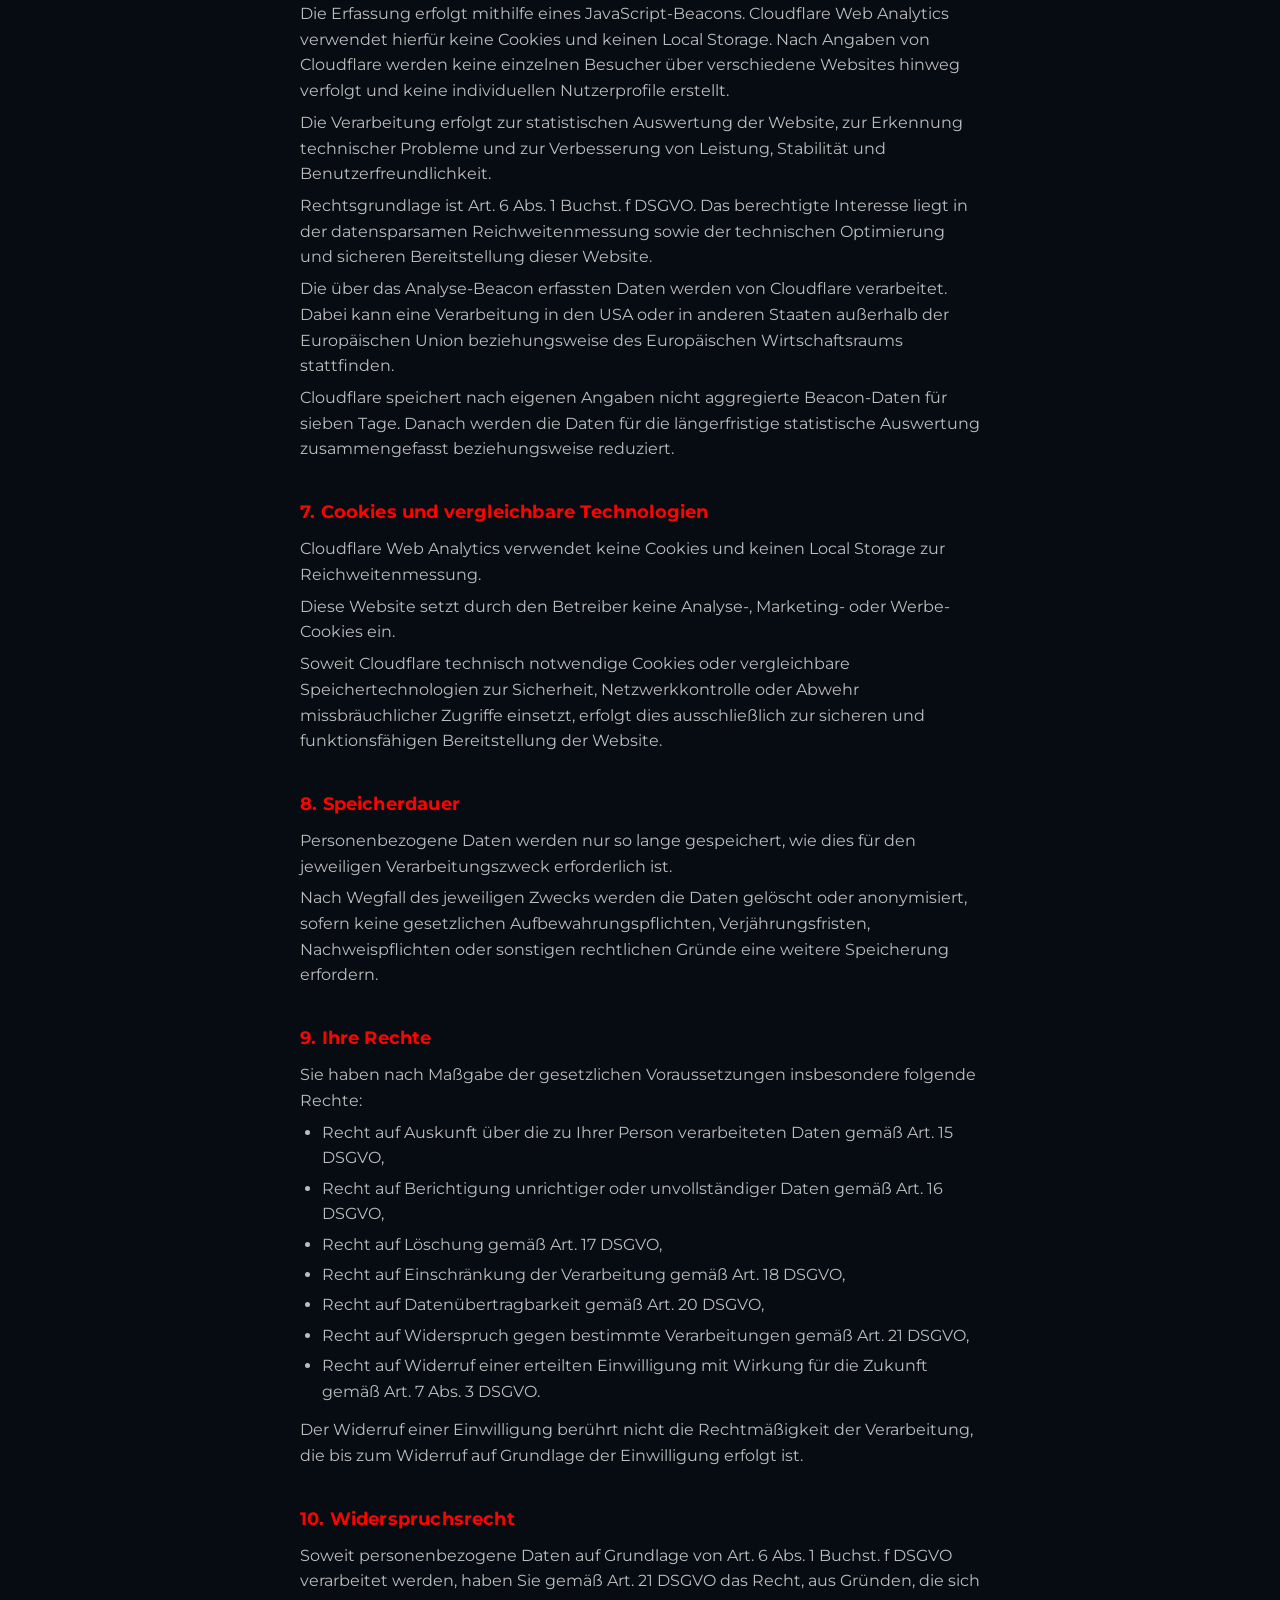
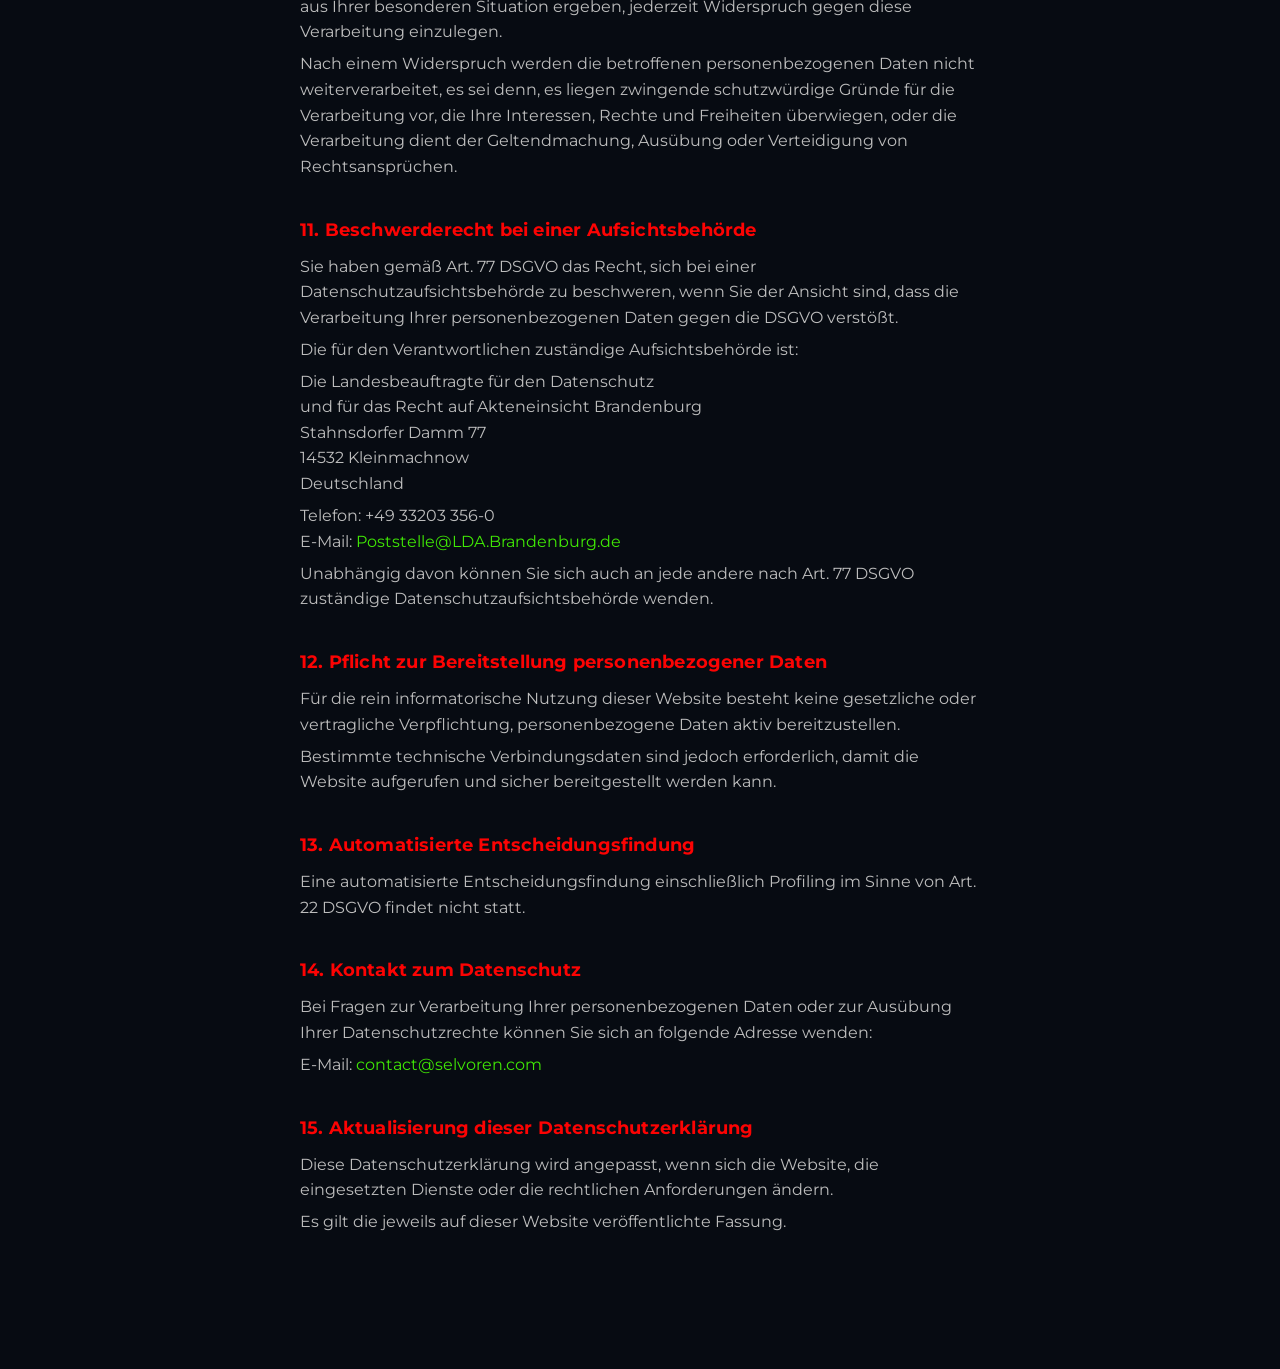
<file: datenschutz.html>
<!DOCTYPE html>
<html lang="de">
<head>
<meta charset="UTF-8">
<meta name="viewport" content="width=device-width, initial-scale=1.0">
<title>Datenschutzerklärung | Selvoren</title>
<meta name="robots" content="noindex, follow">
<link rel="canonical" href="https://selvoren.com/datenschutz.html">
<link rel="preload" as="image" href="assets/hero-bg.jpg" fetchpriority="high">
<link rel="icon" href="assets/logo-mark.png" type="image/png">
<link rel="stylesheet" href="assets/fonts.css">
<link rel="stylesheet" href="assets/style.css">
<link rel="stylesheet" href="assets/mobile.css">
</head>
<body>

<div class="page-bg" data-parallax></div>

<a href="index.html" class="return-signal">◄ Return to signal</a>

<main>
  <section class="wrap legal-page">
    <h1>Datenschutzerklärung</h1>

    <p>Stand: August 2026</p>

    <h2>1. Verantwortlicher</h2>

    <p>
      Verantwortlich für die Datenverarbeitung auf dieser Website ist:
    </p>

    <p>
      Sven Rasche<br>
      c/o Stawak GmbH<br>
      Luckenwalder Str. 29<br>
      15837 Baruth/Mark<br>
      Deutschland
    </p>

    <p>
      E-Mail:
      <a href="#"
         class="email-protect"
         data-user="contact"
         data-domain="selvoren.com">
        contact [at] selvoren.com
      </a>
    </p>

    <h2>2. Allgemeine Hinweise zur Datenverarbeitung</h2>

    <p>
      Personenbezogene Daten sind alle Informationen, die sich auf eine
      identifizierte oder identifizierbare natürliche Person beziehen.
      Dazu gehören insbesondere IP-Adressen, Kontaktdaten und der Inhalt
      von Nachrichten.
    </p>

    <p>
      Diese Website dient der Darstellung des Musikprojekts Selvoren.
      Sie kann grundsätzlich ohne Registrierung und ohne aktive Angabe
      personenbezogener Daten genutzt werden.
    </p>

    <p>
      Eine Verarbeitung personenbezogener Daten findet dennoch technisch
      statt, soweit dies für die sichere und fehlerfreie Bereitstellung
      der Website erforderlich ist oder Sie freiwillig per E-Mail Kontakt
      aufnehmen.
    </p>

    <h2>3. Hosting und Bereitstellung der Website</h2>

    <p>
      Diese Website wird über Cloudflare Pages bereitgestellt. Anbieter ist:
    </p>

    <p>
      Cloudflare, Inc.<br>
      101 Townsend Street<br>
      San Francisco, CA 94107<br>
      USA
    </p>

    <p>
      Beim Aufruf dieser Website können technisch erforderliche
      Verbindungs- und Zugriffsdaten verarbeitet werden. Dazu können
      insbesondere gehören:
    </p>

    <ul>
      <li>IP-Adresse des verwendeten Geräts,</li>
      <li>Datum und Uhrzeit des Zugriffs,</li>
      <li>aufgerufene Seite oder Datei,</li>
      <li>Referrer-URL,</li>
      <li>Browsertyp und Browserversion,</li>
      <li>Betriebssystem,</li>
      <li>HTTP-Statuscode,</li>
      <li>Daten zur Erkennung und Abwehr schädlicher Zugriffe.</li>
    </ul>

    <p>
      Die Verarbeitung erfolgt zur Auslieferung der Website, zur
      Gewährleistung der Stabilität und Sicherheit, zur Fehleranalyse
      sowie zur Abwehr von Angriffen und Missbrauch.
    </p>

    <p>
      Rechtsgrundlage ist Art. 6 Abs. 1 Buchst. f DSGVO. Das berechtigte
      Interesse liegt im sicheren, stabilen und technisch funktionsfähigen
      Betrieb dieser Website.
    </p>

    <p>
      Cloudflare kann Daten über ein weltweit verteiltes Netzwerk
      verarbeiten. Dabei kann eine Übermittlung personenbezogener Daten
      in die USA oder in andere Staaten außerhalb der Europäischen Union
      beziehungsweise des Europäischen Wirtschaftsraums stattfinden.
    </p>

    <p>
      Personenbezogene Daten werden gelöscht oder anonymisiert, sobald sie
      für die genannten Zwecke nicht mehr erforderlich sind und keine
      gesetzlichen Aufbewahrungspflichten entgegenstehen.
    </p>

    <h2>4. Kontaktaufnahme per E-Mail</h2>

    <p>
      Wenn Sie per E-Mail Kontakt mit mir aufnehmen, werden die von Ihnen
      übermittelten personenbezogenen Daten verarbeitet. Dazu können
      insbesondere Ihre E-Mail-Adresse, Ihr Name, der Inhalt Ihrer Nachricht
      sowie weitere freiwillig mitgeteilte Informationen gehören.
    </p>

    <p>
      Die Verarbeitung erfolgt ausschließlich zur Bearbeitung und
      Beantwortung Ihrer Anfrage.
    </p>

    <p>
      Bezieht sich Ihre Anfrage auf die Anbahnung oder Durchführung eines
      Vertrags, erfolgt die Verarbeitung auf Grundlage von Art. 6 Abs. 1
      Buchst. b DSGVO.
    </p>

    <p>
      In allen übrigen Fällen erfolgt die Verarbeitung auf Grundlage von
      Art. 6 Abs. 1 Buchst. f DSGVO. Das berechtigte Interesse besteht in
      der sachgerechten Bearbeitung eingehender Anfragen und der Kommunikation
      mit Interessierten.
    </p>

    <p>
      Die übermittelten Daten werden gelöscht, sobald Ihre Anfrage
      abschließend bearbeitet wurde und keine gesetzlichen
      Aufbewahrungspflichten, Verjährungsfristen oder sonstigen berechtigten
      Gründe für eine weitere Speicherung bestehen.
    </p>

    <p>
      Die Übertragung gewöhnlicher E-Mails erfolgt grundsätzlich nicht
      Ende-zu-Ende-verschlüsselt. Vertrauliche oder besonders sensible
      Informationen sollten daher nicht unverschlüsselt per E-Mail versendet
      werden.
    </p>

    <h2>5. Externe Links zu Drittanbietern</h2>

    <p>
      Diese Website enthält Links zu externen Angeboten, insbesondere zu
      YouTube, Spotify, Apple Music, TikTok und weiteren Musik- oder
      Social-Media-Plattformen.
    </p>

    <p>
      Beim bloßen Besuch dieser Website wird durch diese externen Links noch
      keine Verbindung zu den jeweiligen Plattformen hergestellt.
    </p>

    <p>
      Erst wenn Sie einen solchen Link anklicken, werden Sie auf die Website
      des jeweiligen Drittanbieters weitergeleitet. Ab diesem Zeitpunkt kann
      der jeweilige Anbieter personenbezogene Daten, insbesondere Ihre
      IP-Adresse sowie technische Geräte- und Zugriffsdaten, nach seinen
      eigenen Datenschutzbestimmungen verarbeiten.
    </p>

    <p>
      Auf dieser Website sind derzeit keine YouTube-, Spotify- oder
      Social-Media-Player direkt eingebettet.
    </p>

    <p>
      Für die Verarbeitung personenbezogener Daten auf den externen Websites
      ist ausschließlich der jeweilige Anbieter verantwortlich.
    </p>

    <h2>6. Cloudflare Web Analytics</h2>

    <p>
      Diese Website verwendet Cloudflare Web Analytics zur statistischen
      Auswertung der Nutzung und zur Messung der technischen Leistung der
      Website. Anbieter ist:
    </p>

    <p>
      Cloudflare, Inc.<br>
      101 Townsend Street<br>
      San Francisco, CA 94107<br>
      USA
    </p>

    <p>
      Cloudflare Web Analytics erfasst insbesondere Seitenaufrufe, Besuche,
      Ladezeiten und sogenannte Core Web Vitals. Zusätzlich können technische
      und statistische Informationen verarbeitet werden, beispielsweise:
    </p>

    <ul>
      <li>aufgerufener URL-Pfad,</li>
      <li>verweisende Website beziehungsweise Referrer,</li>
      <li>Land des Zugriffs,</li>
      <li>Gerätetyp,</li>
      <li>Browser,</li>
      <li>Betriebssystem,</li>
      <li>technische Leistungs- und Ladezeitdaten.</li>
    </ul>

    <p>
      Die Erfassung erfolgt mithilfe eines JavaScript-Beacons. Cloudflare Web
      Analytics verwendet hierfür keine Cookies und keinen Local Storage.
      Nach Angaben von Cloudflare werden keine einzelnen Besucher über
      verschiedene Websites hinweg verfolgt und keine individuellen
      Nutzerprofile erstellt.
    </p>

    <p>
      Die Verarbeitung erfolgt zur statistischen Auswertung der Website,
      zur Erkennung technischer Probleme und zur Verbesserung von Leistung,
      Stabilität und Benutzerfreundlichkeit.
    </p>

    <p>
      Rechtsgrundlage ist Art. 6 Abs. 1 Buchst. f DSGVO. Das berechtigte
      Interesse liegt in der datensparsamen Reichweitenmessung sowie der
      technischen Optimierung und sicheren Bereitstellung dieser Website.
    </p>

    <p>
      Die über das Analyse-Beacon erfassten Daten werden von Cloudflare
      verarbeitet. Dabei kann eine Verarbeitung in den USA oder in anderen
      Staaten außerhalb der Europäischen Union beziehungsweise des
      Europäischen Wirtschaftsraums stattfinden.
    </p>

    <p>
      Cloudflare speichert nach eigenen Angaben nicht aggregierte Beacon-Daten
      für sieben Tage. Danach werden die Daten für die längerfristige
      statistische Auswertung zusammengefasst beziehungsweise reduziert.
    </p>

    <h2>7. Cookies und vergleichbare Technologien</h2>

    <p>
      Cloudflare Web Analytics verwendet keine Cookies und keinen Local Storage
      zur Reichweitenmessung.
    </p>

    <p>
      Diese Website setzt durch den Betreiber keine Analyse-, Marketing- oder
      Werbe-Cookies ein.
    </p>

    <p>
      Soweit Cloudflare technisch notwendige Cookies oder vergleichbare
      Speichertechnologien zur Sicherheit, Netzwerkkontrolle oder Abwehr
      missbräuchlicher Zugriffe einsetzt, erfolgt dies ausschließlich zur
      sicheren und funktionsfähigen Bereitstellung der Website.
    </p>

    <h2>8. Speicherdauer</h2>

    <p>
      Personenbezogene Daten werden nur so lange gespeichert, wie dies für
      den jeweiligen Verarbeitungszweck erforderlich ist.
    </p>

    <p>
      Nach Wegfall des jeweiligen Zwecks werden die Daten gelöscht oder
      anonymisiert, sofern keine gesetzlichen Aufbewahrungspflichten,
      Verjährungsfristen, Nachweispflichten oder sonstigen rechtlichen Gründe
      eine weitere Speicherung erfordern.
    </p>

    <h2>9. Ihre Rechte</h2>

    <p>
      Sie haben nach Maßgabe der gesetzlichen Voraussetzungen insbesondere
      folgende Rechte:
    </p>

    <ul>
      <li>
        Recht auf Auskunft über die zu Ihrer Person verarbeiteten Daten
        gemäß Art. 15 DSGVO,
      </li>
      <li>
        Recht auf Berichtigung unrichtiger oder unvollständiger Daten
        gemäß Art. 16 DSGVO,
      </li>
      <li>
        Recht auf Löschung gemäß Art. 17 DSGVO,
      </li>
      <li>
        Recht auf Einschränkung der Verarbeitung gemäß Art. 18 DSGVO,
      </li>
      <li>
        Recht auf Datenübertragbarkeit gemäß Art. 20 DSGVO,
      </li>
      <li>
        Recht auf Widerspruch gegen bestimmte Verarbeitungen
        gemäß Art. 21 DSGVO,
      </li>
      <li>
        Recht auf Widerruf einer erteilten Einwilligung mit Wirkung für die
        Zukunft gemäß Art. 7 Abs. 3 DSGVO.
      </li>
    </ul>

    <p>
      Der Widerruf einer Einwilligung berührt nicht die Rechtmäßigkeit der
      Verarbeitung, die bis zum Widerruf auf Grundlage der Einwilligung
      erfolgt ist.
    </p>

    <h2>10. Widerspruchsrecht</h2>

    <p>
      Soweit personenbezogene Daten auf Grundlage von Art. 6 Abs. 1
      Buchst. f DSGVO verarbeitet werden, haben Sie gemäß Art. 21 DSGVO das
      Recht, aus Gründen, die sich aus Ihrer besonderen Situation ergeben,
      jederzeit Widerspruch gegen diese Verarbeitung einzulegen.
    </p>

    <p>
      Nach einem Widerspruch werden die betroffenen personenbezogenen Daten
      nicht weiterverarbeitet, es sei denn, es liegen zwingende schutzwürdige
      Gründe für die Verarbeitung vor, die Ihre Interessen, Rechte und
      Freiheiten überwiegen, oder die Verarbeitung dient der Geltendmachung,
      Ausübung oder Verteidigung von Rechtsansprüchen.
    </p>

    <h2>11. Beschwerderecht bei einer Aufsichtsbehörde</h2>

    <p>
      Sie haben gemäß Art. 77 DSGVO das Recht, sich bei einer
      Datenschutzaufsichtsbehörde zu beschweren, wenn Sie der Ansicht sind,
      dass die Verarbeitung Ihrer personenbezogenen Daten gegen die DSGVO
      verstößt.
    </p>

    <p>
      Die für den Verantwortlichen zuständige Aufsichtsbehörde ist:
    </p>

    <p>
      Die Landesbeauftragte für den Datenschutz<br>
      und für das Recht auf Akteneinsicht Brandenburg<br>
      Stahnsdorfer Damm 77<br>
      14532 Kleinmachnow<br>
      Deutschland
    </p>

    <p>
      Telefon: +49 33203 356-0<br>
      E-Mail:
      <a href="mailto:Poststelle@LDA.Brandenburg.de">
        Poststelle@LDA.Brandenburg.de
      </a>
    </p>

    <p>
      Unabhängig davon können Sie sich auch an jede andere nach Art. 77 DSGVO
      zuständige Datenschutzaufsichtsbehörde wenden.
    </p>

    <h2>12. Pflicht zur Bereitstellung personenbezogener Daten</h2>

    <p>
      Für die rein informatorische Nutzung dieser Website besteht keine
      gesetzliche oder vertragliche Verpflichtung, personenbezogene Daten
      aktiv bereitzustellen.
    </p>

    <p>
      Bestimmte technische Verbindungsdaten sind jedoch erforderlich, damit
      die Website aufgerufen und sicher bereitgestellt werden kann.
    </p>

    <h2>13. Automatisierte Entscheidungsfindung</h2>

    <p>
      Eine automatisierte Entscheidungsfindung einschließlich Profiling im
      Sinne von Art. 22 DSGVO findet nicht statt.
    </p>

    <h2>14. Kontakt zum Datenschutz</h2>

    <p>
      Bei Fragen zur Verarbeitung Ihrer personenbezogenen Daten oder zur
      Ausübung Ihrer Datenschutzrechte können Sie sich an folgende Adresse
      wenden:
    </p>

    <p>
      E-Mail:
      <a href="#"
         class="email-protect"
         data-user="contact"
         data-domain="selvoren.com">
        contact [at] selvoren.com
      </a>
    </p>

    <h2>15. Aktualisierung dieser Datenschutzerklärung</h2>

    <p>
      Diese Datenschutzerklärung wird angepasst, wenn sich die Website, die
      eingesetzten Dienste oder die rechtlichen Anforderungen ändern.
    </p>

    <p>
      Es gilt die jeweils auf dieser Website veröffentlichte Fassung.
    </p>
  </section>
</main>

<script src="assets/script.js"></script>
<script>
  document.querySelectorAll('.email-protect').forEach(function(el){
    var addr = el.dataset.user + '@' + el.dataset.domain;
    el.href = 'mailto:' + addr;
    el.textContent = addr;
  });
</script>
<!-- Cloudflare Web Analytics --><script type='module' src='https://static.cloudflareinsights.com/beacon.min.js' data-cf-beacon='{"token": "6a6a973da118420a9c30302784692297"}'></script><!-- End Cloudflare Web Analytics -->
</body>
</html>
</file>
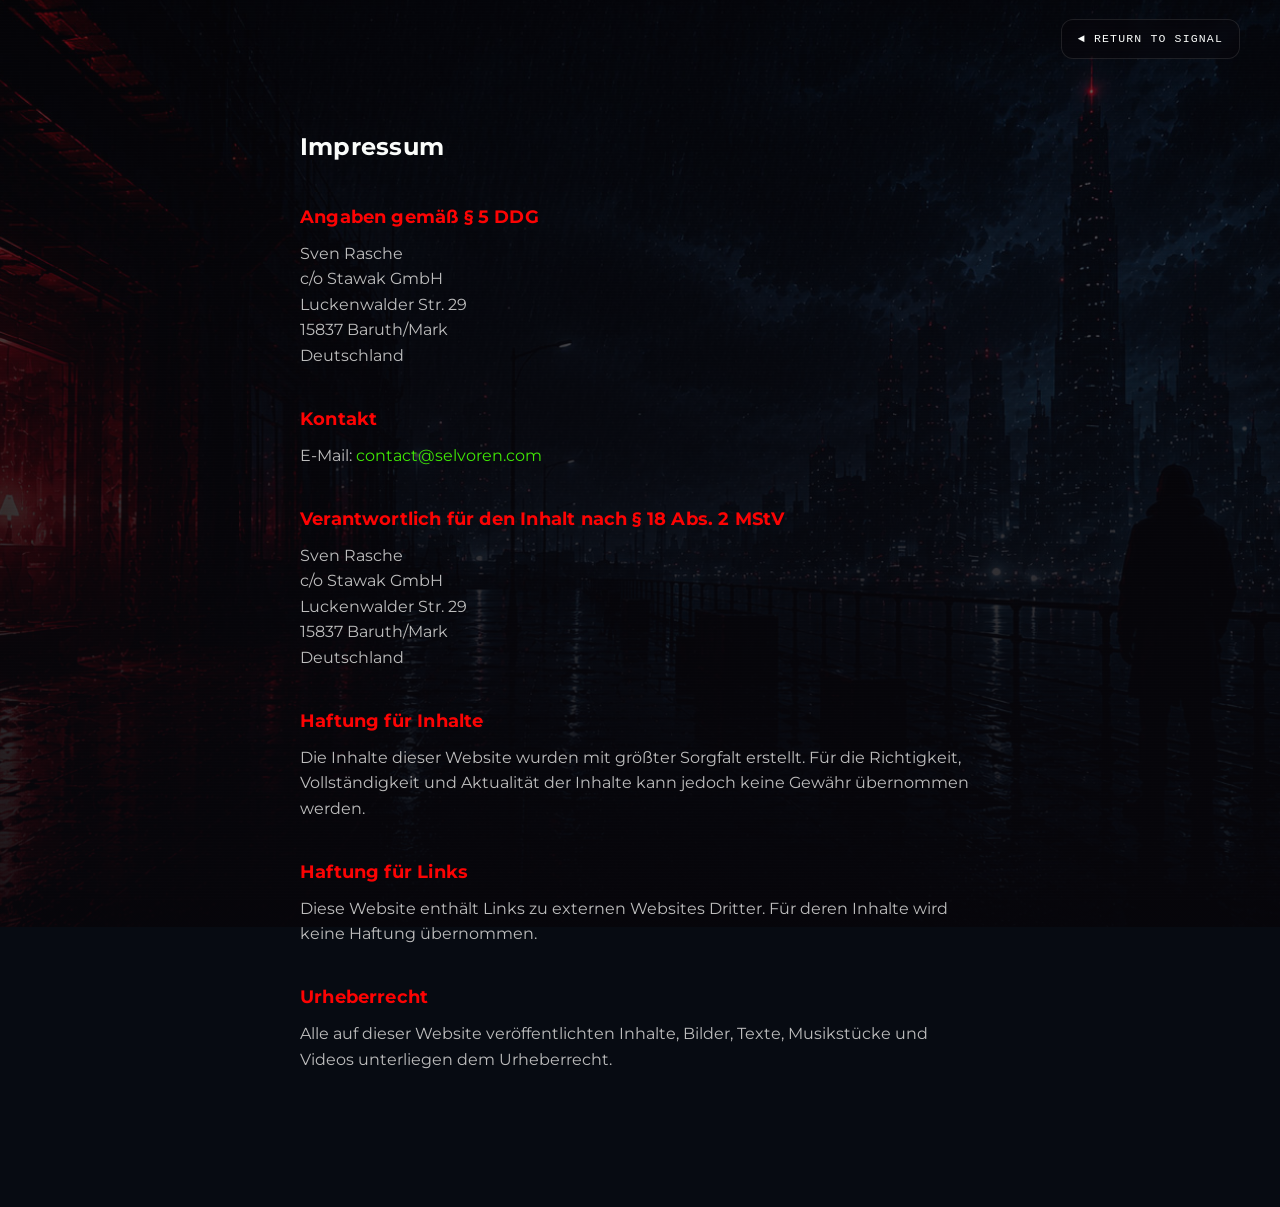
<file: impressum.html>
<!DOCTYPE html>
<html lang="de">
<head>
<meta charset="UTF-8">
<meta name="viewport" content="width=device-width, initial-scale=1.0">
<title>Impressum | Selvoren</title>
<meta name="robots" content="noindex, follow">
<link rel="canonical" href="https://selvoren.com/impressum.html">
<link rel="preload" as="image" href="assets/hero-bg.jpg" fetchpriority="high">
<link rel="icon" href="assets/logo-mark.png" type="image/png">
<link rel="stylesheet" href="assets/fonts.css">
<link rel="stylesheet" href="assets/style.css">
<link rel="stylesheet" href="assets/mobile.css">
</head>
<body>
<div class="page-bg" data-parallax></div>
<a href="index.html" class="return-signal">◄ Return to signal</a>
<main>
  <section class="wrap legal-page">
    <h1>Impressum</h1>
    <h2>Angaben gemäß § 5 DDG</h2>
    <p>Sven Rasche<br>c/o Stawak GmbH<br>Luckenwalder Str. 29<br>15837 Baruth/Mark<br>Deutschland</p>
    <h2>Kontakt</h2>
    <p>E-Mail: <a href="#" class="email-protect" data-user="contact" data-domain="selvoren.com">contact [at] selvoren.com</a></p>
    <h2>Verantwortlich für den Inhalt nach § 18 Abs. 2 MStV</h2>
    <p>Sven Rasche<br>c/o Stawak GmbH<br>Luckenwalder Str. 29<br>15837 Baruth/Mark<br>Deutschland</p>
    <h2>Haftung für Inhalte</h2>
    <p>Die Inhalte dieser Website wurden mit größter Sorgfalt erstellt. Für die Richtigkeit, Vollständigkeit und Aktualität der Inhalte kann jedoch keine Gewähr übernommen werden.</p>
    <h2>Haftung für Links</h2>
    <p>Diese Website enthält Links zu externen Websites Dritter. Für deren Inhalte wird keine Haftung übernommen.</p>
    <h2>Urheberrecht</h2>
    <p>Alle auf dieser Website veröffentlichten Inhalte, Bilder, Texte, Musikstücke und Videos unterliegen dem Urheberrecht.</p>
  </section>
</main>
<script src="assets/script.js"></script>
<script>
  document.querySelectorAll('.email-protect').forEach(function(el){
    var addr = el.dataset.user + '@' + el.dataset.domain;
    el.href = 'mailto:' + addr;
    el.textContent = addr;
  });
</script>
<!-- Cloudflare Web Analytics --><script type='module' src='https://static.cloudflareinsights.com/beacon.min.js' data-cf-beacon='{"token": "6a6a973da118420a9c30302784692297"}'></script><!-- End Cloudflare Web Analytics -->
</body>
</html>
</file>
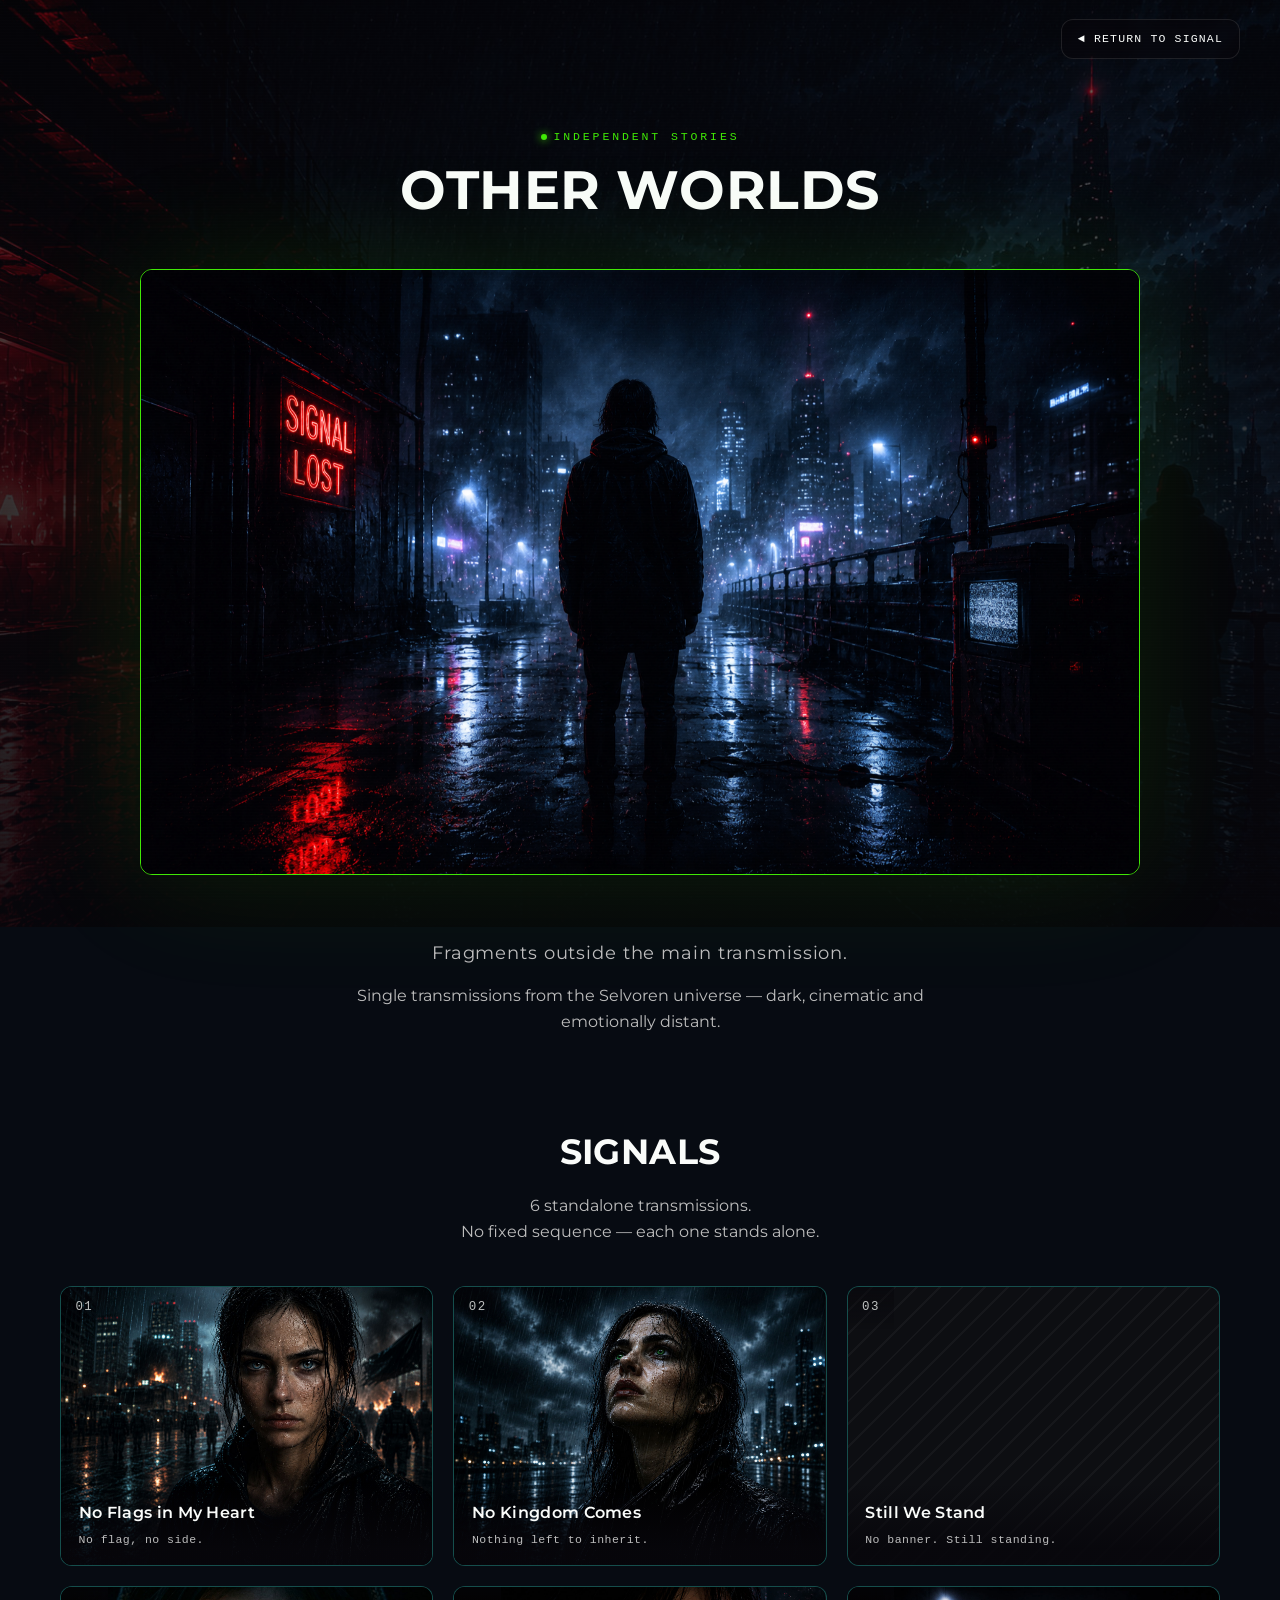
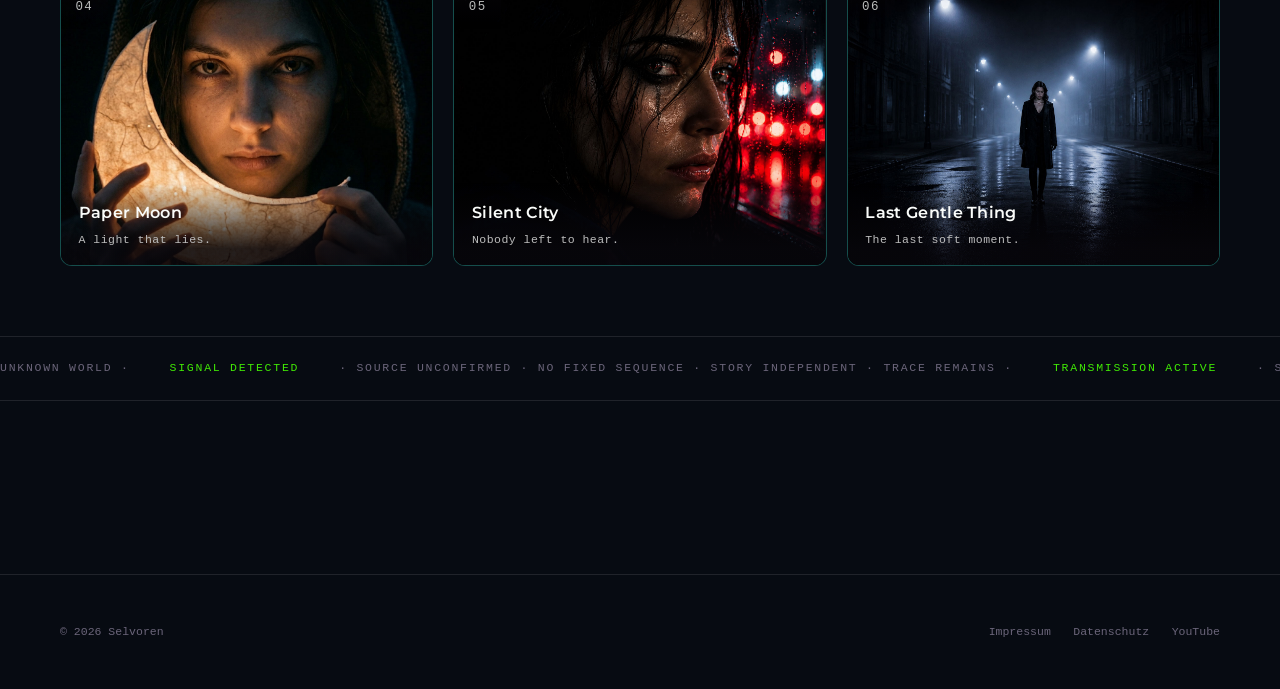
<file: standalone-signals.html>
<!DOCTYPE html>
<html lang="en">
<head>
<meta charset="UTF-8">
<meta name="viewport" content="width=device-width, initial-scale=1.0">
<title>Other Worlds – Standalone Synthwave Stories | Selvoren</title>
<meta name="description"
      content="Explore Other Worlds, Selvoren’s standalone dark cinematic synthwave songs and independent sci-fi stories outside the main story arcs.">
<meta name="robots" content="index, follow">
<link rel="canonical" href="https://selvoren.com/standalone-signals.html">
<link rel="preload" as="image" href="assets/hero-bg.jpg" fetchpriority="high">
<!-- Open Graph -->
<meta property="og:type" content="website">
<meta property="og:site_name" content="Selvoren">
<meta property="og:title"
      content="Other Worlds – Standalone Synthwave Stories | Selvoren">
<meta property="og:description"
      content="Standalone dark cinematic synthwave songs and independent sci-fi stories from the Selvoren universe.">
<meta property="og:url"
      content="https://selvoren.com/standalone-signals.html">
<meta property="og:image"
      content="https://selvoren.com/assets/standalone-signals-bg.png">
<meta property="og:image:alt"
      content="Other Worlds standalone synthwave stories by Selvoren">
<!-- X / Twitter -->
<meta name="twitter:card" content="summary_large_image">
<meta name="twitter:title"
      content="Other Worlds – Standalone Synthwave Stories | Selvoren">
<meta name="twitter:description"
      content="Standalone dark cinematic synthwave songs and independent sci-fi stories.">
<meta name="twitter:image"
      content="https://selvoren.com/assets/standalone-signals-bg.png">
<meta name="twitter:image:alt"
      content="Other Worlds standalone synthwave stories by Selvoren">
<link rel="icon" href="assets/logo-mark.png" type="image/png">
<link rel="stylesheet" href="assets/fonts.css">
<link rel="stylesheet" href="assets/style.css">
<link rel="stylesheet" href="assets/mobile.css">
<script type="application/ld+json">
{
  "@context": "https://schema.org",
  "@type": "CollectionPage",
  "@id": "https://selvoren.com/standalone-signals.html#collection",
  "name": "Other Worlds",
  "alternateName": "Standalone Signals",
  "url": "https://selvoren.com/standalone-signals.html",
  "image": "https://selvoren.com/assets/standalone-signals-bg.png",
  "description": "A collection of standalone dark cinematic synthwave songs and independent science-fiction stories from the Selvoren universe.",
  "about": [
    "Dark Cinematic Synthwave",
    "Standalone Music Stories",
    "Science Fiction"
  ],
  "numberOfItems": 6,
  "creator": {
    "@type": "MusicGroup",
    "@id": "https://selvoren.com/#artist",
    "name": "Selvoren",
    "url": "https://selvoren.com/"
  },
  "isPartOf": {
    "@type": "WebSite",
    "@id": "https://selvoren.com/#website",
    "name": "Selvoren",
    "url": "https://selvoren.com/"
  }
}
</script>
</head>
<body>

<div class="page-bg" data-parallax></div>

<a href="index.html" class="return-signal">◄ Return to signal</a>

<main>
  <!-- ============ ARC HERO ============ -->
  <section class="arc-hero c-cyan wrap">
    <p class="eyebrow reveal decode">Independent stories</p>
    <h1 class="reveal">OTHER WORLDS</h1>
    <div class="frame reveal">
      <img src="assets/standalone-signals-bg.png" alt="Other Worlds standalone synthwave stories by Selvoren">
    </div>
    <div class="arc-lede reveal">
      <p class="tagline-lines">Fragments outside the main transmission.</p>
      <p>Single transmissions from the Selvoren universe — dark, cinematic and emotionally distant.</p>
    </div>
  </section>

  <!-- ============ SONG GRID ============ -->
  <section class="wrap section-songs">
    <div class="section-head centered reveal">
      <h2>SIGNALS</h2>
      <p>6 standalone transmissions.<br>No fixed sequence — each one stands alone.</p>
    </div>
    <div class="song-grid c-cyan">
      <a href="https://youtu.be/xoyPG-AnJd0" target="_blank" rel="noopener" class="song-tile reveal">
        <img src="assets/songs/StandAlone/01_no_flags_in_my_heart.jpg" alt="No Flags in My Heart">
        <div class="song-number">01</div>
        <div class="title">No Flags in My Heart<span class="song-tagline">No flag, no side.</span></div>
      </a>
      <a href="https://youtu.be/MaPvVuRjujA" target="_blank" rel="noopener" class="song-tile reveal">
        <img src="assets/songs/StandAlone/02_no_kingdom_comes.jpg" alt="No Kingdom Comes">
        <div class="song-number">02</div>
        <div class="title">No Kingdom Comes<span class="song-tagline">Nothing left to inherit.</span></div>
      </a>
      <div class="song-tile placeholder reveal">
        <div class="ph-fill"></div>
        <div class="song-number">03</div>
        <div class="title">Still We Stand<span class="song-tagline">No banner. Still standing.</span></div>
      </div>
      <a href="https://youtu.be/qxK6MZJKAcc" target="_blank" rel="noopener" class="song-tile reveal">
        <img src="assets/songs/StandAlone/04_paper_moon.jpg" alt="Paper Moon">
        <div class="song-number">04</div>
        <div class="title">Paper Moon<span class="song-tagline">A light that lies.</span></div>
      </a>
      <a href="https://youtu.be/JNt0ff5KflM" target="_blank" rel="noopener" class="song-tile reveal">
        <img src="assets/songs/StandAlone/05_silent_city.jpg" alt="Silent City">
        <div class="song-number">05</div>
        <div class="title">Silent City<span class="song-tagline">Nobody left to hear.</span></div>
      </a>
      <a href="https://youtu.be/IEGgLH2qXg4" target="_blank" rel="noopener" class="song-tile reveal">
        <img src="assets/songs/StandAlone/06_last_gentle_thing.jpg" alt="Last Gentle Thing">
        <div class="song-number">06</div>
        <div class="title">Last Gentle Thing<span class="song-tagline">The last soft moment.</span></div>
      </a>
    </div>
  </section>

  <!-- ============ STATUS STRIP ============ -->
  <div class="status-strip">
    <div class="track ticker--slow">
      UNKNOWN WORLD · <span>SIGNAL DETECTED</span> · SOURCE UNCONFIRMED · NO FIXED SEQUENCE · STORY INDEPENDENT · TRACE REMAINS · <span>TRANSMISSION ACTIVE</span> · SECOND SIGNAL DETECTED · ORIGIN UNKNOWN · <span>PATTERN ANALYSIS RUNNING</span> · THEMATIC OVERLAP: LOW · ADDITIONAL SIGNAL RECEIVED · CROSS-REFERENCE COMPLETE · <span>CONNECTION POSSIBLE</span> · RECURRING THEMES DETECTED · <span class="c-pink">SONG 01: NO FLAGS IN MY HEART</span> · <span class="c-pink">SONG 02: NO KINGDOM COMES</span> · <span class="c-pink">SONG 03: STILL WE STAND</span> · <span>THEMATIC LINK CONFIRMED</span> · CLASSIFICATION PENDING · <span>ARCHIVE REMAINS OPEN</span> · <span>TRANSMISSION ACTIVE</span> · <span>SIGNAL STABLE</span> ·
      UNKNOWN WORLD · <span>SIGNAL DETECTED</span> · SOURCE UNCONFIRMED · NO FIXED SEQUENCE · STORY INDEPENDENT · TRACE REMAINS · <span>TRANSMISSION ACTIVE</span> · SECOND SIGNAL DETECTED · ORIGIN UNKNOWN · <span>PATTERN ANALYSIS RUNNING</span> · THEMATIC OVERLAP: LOW · ADDITIONAL SIGNAL RECEIVED · CROSS-REFERENCE COMPLETE · <span>CONNECTION POSSIBLE</span> · RECURRING THEMES DETECTED · <span class="c-pink">SONG 01: NO FLAGS IN MY HEART</span> · <span class="c-pink">SONG 02: NO KINGDOM COMES</span> · <span class="c-pink">SONG 03: STILL WE STAND</span> · <span>THEMATIC LINK CONFIRMED</span> · CLASSIFICATION PENDING · <span>ARCHIVE REMAINS OPEN</span> · <span>TRANSMISSION ACTIVE</span> · <span>SIGNAL STABLE</span> ·
    </div>
  </div>

  <section class="wrap section-outro">
    <div class="arc-outro reveal">
      <p>Not every story needs a world of its own to keep unfolding. Some just need a signal — and someone still listening.</p>
    </div>
  </section>
</main>

<footer>
  <div class="wrap">
    <small>© 2026 Selvoren</small>
    <div class="legal-links">
      <a href="impressum.html">Impressum</a>
      <a href="datenschutz.html">Datenschutz</a>
      <a href="https://www.youtube.com/@Selvoren" target="_blank" rel="noopener">YouTube</a>
    </div>
  </div>
</footer>

<script src="assets/script.js"></script>
<script>
  (function(){
    var chars = "!<>-_\\/[]{}—=+*^?#";
    document.querySelectorAll('.eyebrow.decode').forEach(function(el){
      var target = el.textContent;
      var len = target.length;
      var frame = 0;
      var totalFrames = 24;
      var timer = setInterval(function(){
        var out = '';
        for (var i = 0; i < len; i++){
          if (i < frame){ out += target[i]; }
          else if (target[i] === ' '){ out += ' '; }
          else { out += chars[Math.floor(Math.random()*chars.length)]; }
        }
        el.textContent = out;
        frame += len / totalFrames;
        if (frame >= len){
          el.textContent = target;
          clearInterval(timer);
        }
      }, 35);
    });
  })();
</script>
<!-- Cloudflare Web Analytics --><script type='module' src='https://static.cloudflareinsights.com/beacon.min.js' data-cf-beacon='{"token": "6a6a973da118420a9c30302784692297"}'></script><!-- End Cloudflare Web Analytics -->
</body>
</html>
</file>
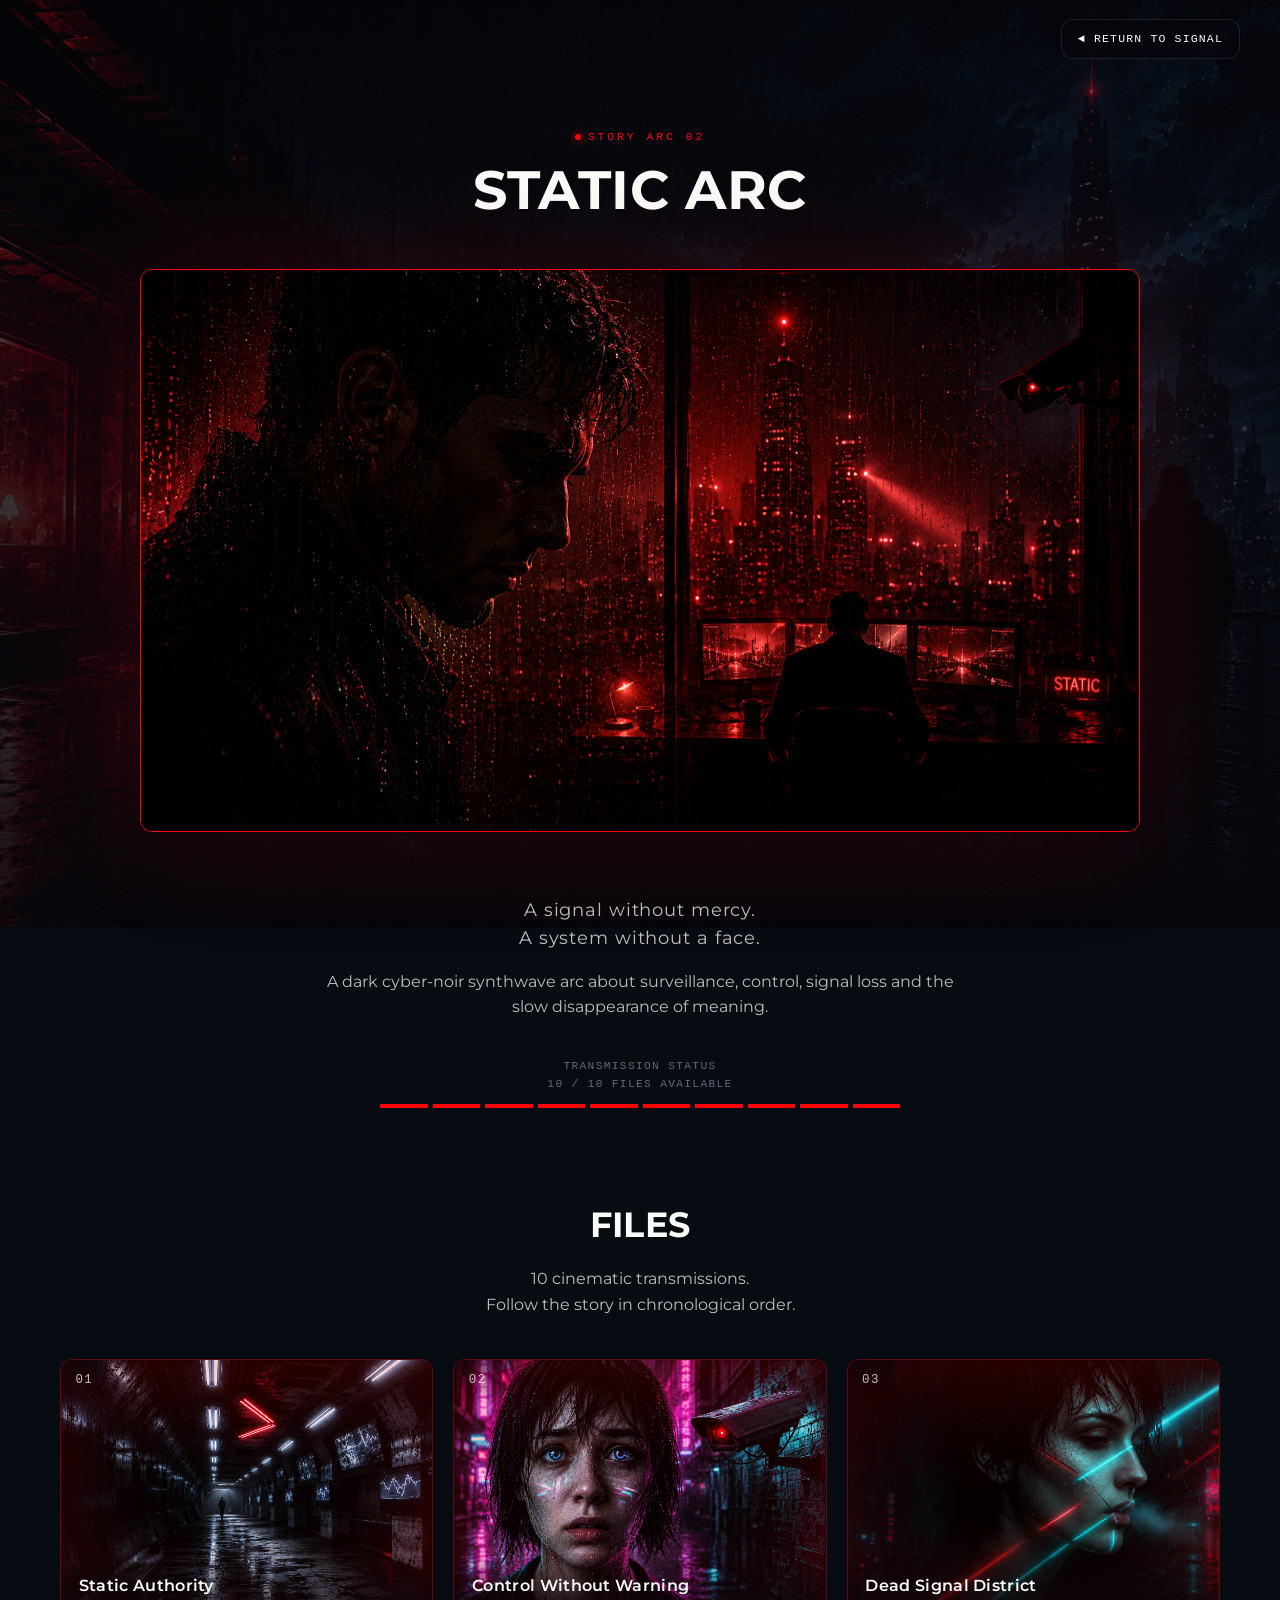
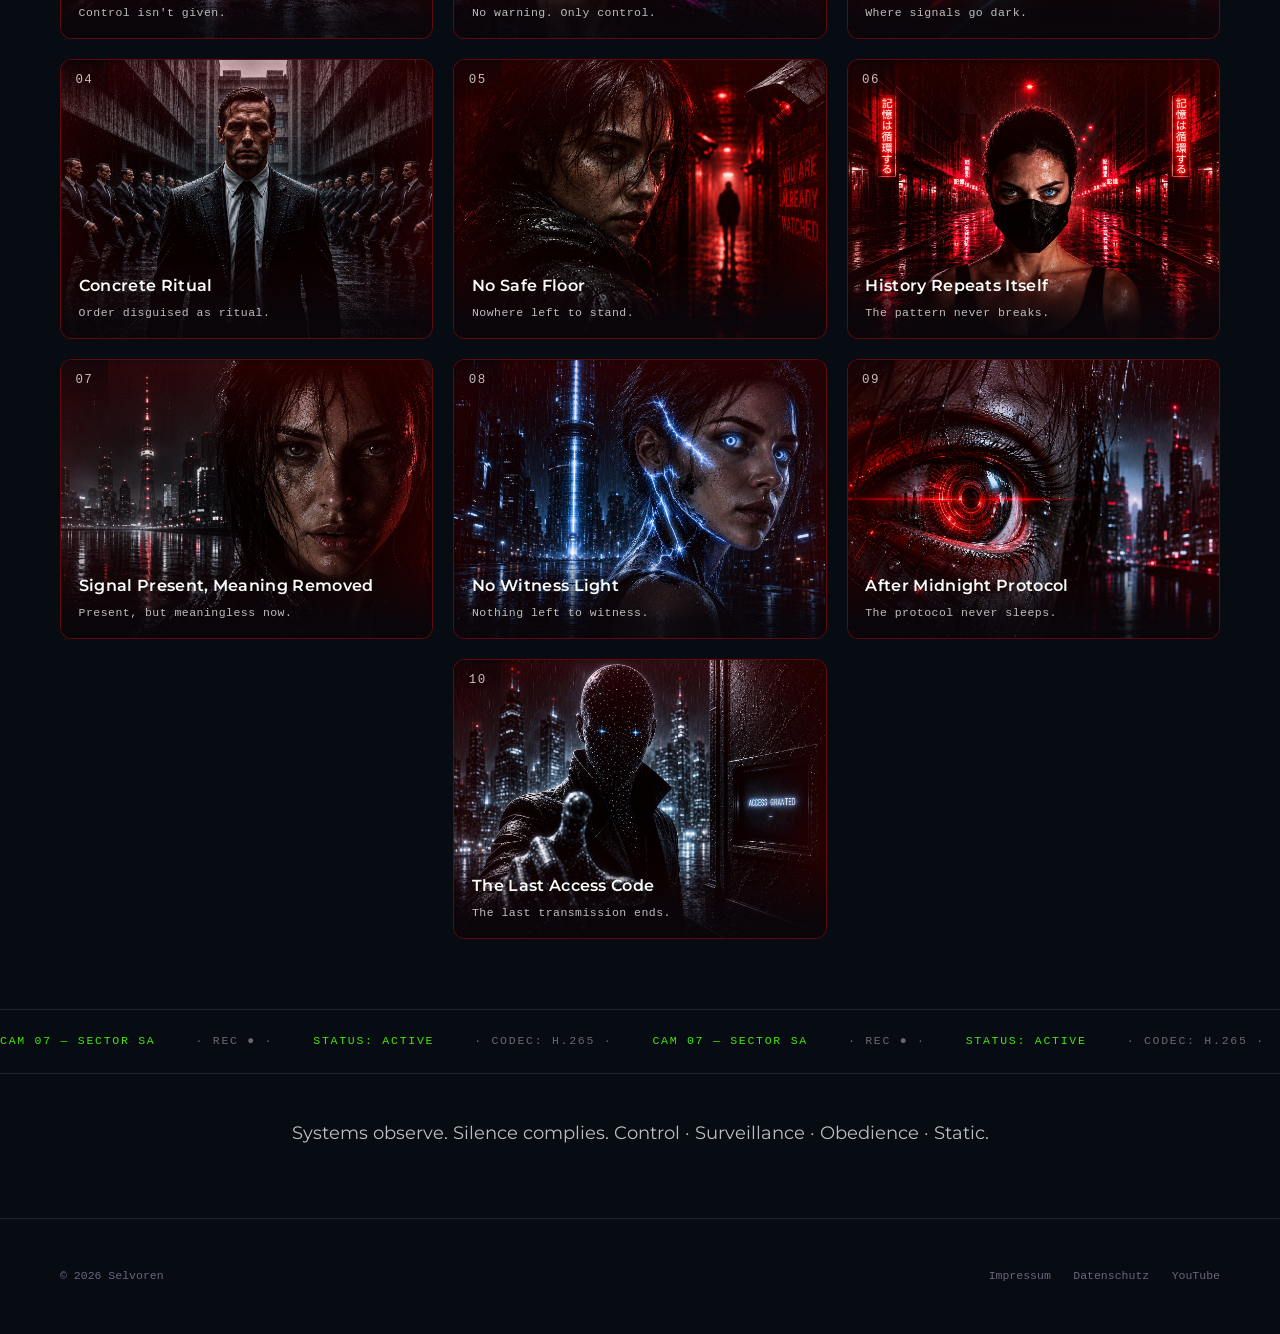
<file: static-arc.html>
<!DOCTYPE html>
<html lang="en">
<head>
<meta charset="UTF-8">
<meta name="viewport" content="width=device-width, initial-scale=1.0">
<title>Static Arc – Dystopian Synthwave Story | Selvoren</title>
<meta name="description"
      content="Explore Static Arc, a dark dystopian synthwave story by Selvoren about surveillance, control, signal loss and the slow disappearance of meaning.">
<meta name="robots" content="index, follow">
<link rel="canonical" href="https://selvoren.com/static-arc.html">
<link rel="preload" as="image" href="assets/hero-bg.jpg" fetchpriority="high">
<!-- Open Graph -->
<meta property="og:type" content="website">
<meta property="og:site_name" content="Selvoren">
<meta property="og:title"
      content="Static Arc – Dystopian Synthwave Story | Selvoren">
<meta property="og:description"
      content="A dark cyber-noir synthwave story about surveillance, control, signal loss and the slow disappearance of meaning.">
<meta property="og:url"
      content="https://selvoren.com/static-arc.html">
<meta property="og:image"
      content="https://selvoren.com/assets/static-arc-bg.png">
<meta property="og:image:alt"
      content="Static Arc dystopian synthwave story by Selvoren">
<!-- X / Twitter -->
<meta name="twitter:card" content="summary_large_image">
<meta name="twitter:title"
      content="Static Arc – Dystopian Synthwave Story | Selvoren">
<meta name="twitter:description"
      content="A dark cyber-noir synthwave story about surveillance, control and signal loss.">
<meta name="twitter:image"
      content="https://selvoren.com/assets/static-arc-bg.png">
<meta name="twitter:image:alt"
      content="Static Arc dystopian synthwave story by Selvoren">
<link rel="icon" href="assets/logo-mark.png" type="image/png">
<link rel="stylesheet" href="assets/fonts.css">
<link rel="stylesheet" href="assets/style.css">
<link rel="stylesheet" href="assets/mobile.css">
<script type="application/ld+json">
{
  "@context": "https://schema.org",
  "@type": "CreativeWorkSeries",
  "@id": "https://selvoren.com/static-arc.html#series",
  "name": "Static Arc",
  "url": "https://selvoren.com/static-arc.html",
  "image": "https://selvoren.com/assets/static-arc-bg.png",
  "description": "A dark dystopian synthwave story about surveillance, control, signal loss and the slow disappearance of meaning.",
  "genre": [
    "Dark Cinematic Synthwave",
    "Cyber Noir",
    "Dystopian Science Fiction"
  ],
  "numberOfEpisodes": 10,
  "creator": {
    "@type": "MusicGroup",
    "@id": "https://selvoren.com/#artist",
    "name": "Selvoren",
    "url": "https://selvoren.com/"
  },
  "isPartOf": {
    "@type": "WebSite",
    "@id": "https://selvoren.com/#website",
    "name": "Selvoren",
    "url": "https://selvoren.com/"
  }
}
</script>
</head>
<body>

<div class="page-bg" data-parallax></div>

<a href="index.html" class="return-signal">◄ Return to signal</a>

<main>
  <!-- ============ ARC HERO ============ -->
  <section class="arc-hero c-pink wrap">
    <p class="eyebrow c-pink reveal decode">Story Arc 02</p>
    <h1 class="reveal">STATIC ARC</h1>
    <div class="frame reveal">
      <img src="assets/static-arc-bg.png" alt="Static Arc dystopian synthwave story by Selvoren">
    </div>
    <div class="arc-lede reveal">
      <p class="tagline-lines">A signal without mercy.<br>A system without a face.</p>
      <p>A dark cyber-noir synthwave arc about surveillance, control, signal loss and the slow disappearance of meaning.</p>
    </div>
    <div class="chapter-progress reveal">
      <p class="label">Transmission status<br>10 / 10 files available</p>
      <div class="track">
        <div class="seg done"></div><div class="seg done"></div><div class="seg done"></div>
        <div class="seg done"></div><div class="seg done"></div><div class="seg done"></div>
        <div class="seg done"></div><div class="seg done"></div><div class="seg done"></div>
        <div class="seg done"></div>
      </div>
    </div>
  </section>

  <!-- ============ SONG GRID ============ -->
  <section class="wrap section-songs">
    <div class="section-head centered reveal">
      <h2>FILES</h2>
      <p>10 cinematic transmissions.<br>Follow the story in chronological order.</p>
    </div>
    <div class="song-grid c-pink">
      <a href="https://youtu.be/oFnjjkUd9fU" target="_blank" rel="noopener" class="song-tile reveal">
        <img src="assets/songs/StaticArc/01_static_authority.jpg" alt="Static Authority">
        <div class="song-number">01</div>
        <div class="title">Static Authority<span class="song-tagline">Control isn't given.</span></div>
      </a>
      <a href="https://youtu.be/nVmBF5ta4zo" target="_blank" rel="noopener" class="song-tile reveal">
        <img src="assets/songs/StaticArc/02_control_without_warning.jpg" alt="Control Without Warning">
        <div class="song-number">02</div>
        <div class="title">Control Without Warning<span class="song-tagline">No warning. Only control.</span></div>
      </a>
      <a href="https://youtu.be/cS787UPGak8" target="_blank" rel="noopener" class="song-tile reveal">
        <img src="assets/songs/StaticArc/03_dead_signal_district.jpg" alt="Dead Signal District">
        <div class="song-number">03</div>
        <div class="title">Dead Signal District<span class="song-tagline">Where signals go dark.</span></div>
      </a>
      <a href="https://youtu.be/Xtai0cEbuv4" target="_blank" rel="noopener" class="song-tile reveal">
        <img src="assets/songs/StaticArc/04_concrete_ritual.jpg" alt="Concrete Ritual">
        <div class="song-number">04</div>
        <div class="title">Concrete Ritual<span class="song-tagline">Order disguised as ritual.</span></div>
      </a>
      <a href="https://youtu.be/whzhthXfzr8" target="_blank" rel="noopener" class="song-tile reveal">
        <img src="assets/songs/StaticArc/05_no_safe_floor.jpg" alt="No Safe Floor">
        <div class="song-number">05</div>
        <div class="title">No Safe Floor<span class="song-tagline">Nowhere left to stand.</span></div>
      </a>
      <a href="https://youtu.be/i9pUiMR9FDs" target="_blank" rel="noopener" class="song-tile reveal">
        <img src="assets/songs/StaticArc/06_history_repeats_itself.jpg" alt="History Repeats Itself">
        <div class="song-number">06</div>
        <div class="title">History Repeats Itself<span class="song-tagline">The pattern never breaks.</span></div>
      </a>
      <a href="https://youtu.be/UJCJM4vXJjI" target="_blank" rel="noopener" class="song-tile reveal">
        <img src="assets/songs/StaticArc/07_signal_present_meaning_removed.jpg" alt="Signal Present, Meaning Removed">
        <div class="song-number">07</div>
        <div class="title">Signal Present, Meaning Removed<span class="song-tagline">Present, but meaningless now.</span></div>
      </a>
      <a href="https://youtu.be/CP1zLh8kJtM" target="_blank" rel="noopener" class="song-tile reveal">
        <img src="assets/songs/StaticArc/08_no_witness_light.jpg" alt="No Witness Light">
        <div class="song-number">08</div>
        <div class="title">No Witness Light<span class="song-tagline">Nothing left to witness.</span></div>
      </a>
      <a href="https://youtu.be/FYQ4lFiiooo" target="_blank" rel="noopener" class="song-tile reveal">
        <img src="assets/songs/StaticArc/09_after_midnight_protocol.jpg" alt="After Midnight Protocol">
        <div class="song-number">09</div>
        <div class="title">After Midnight Protocol<span class="song-tagline">The protocol never sleeps.</span></div>
      </a>
      <a href="https://youtu.be/pHEMBMprkxE" target="_blank" rel="noopener" class="song-tile song-tile--center reveal">
        <img src="assets/songs/StaticArc/10_the_last_access_code.jpg" alt="The Last Access Code">
        <div class="song-number">10</div>
        <div class="title">The Last Access Code<span class="song-tagline">The last transmission ends.</span></div>
      </a>
    </div>
  </section>

  <!-- ============ STATUS STRIP ============ -->
  <div class="status-strip">
    <div class="track">
      <span>CAM 07 — SECTOR SA</span> · REC ● · <span>STATUS: ACTIVE</span> · CODEC: H.265 ·
      <span>CAM 07 — SECTOR SA</span> · REC ● · <span>STATUS: ACTIVE</span> · CODEC: H.265 ·
      <span>CAM 07 — SECTOR SA</span> · REC ● · <span>STATUS: ACTIVE</span> · CODEC: H.265 ·
      <span>CAM 07 — SECTOR SA</span> · REC ● · <span>STATUS: ACTIVE</span> · CODEC: H.265 ·
    </div>
  </div>

  <section class="wrap section-outro">
    <div class="arc-outro reveal">
      <p>Systems observe. Silence complies. Control · Surveillance · Obedience · Static.</p>
    </div>
  </section>
</main>

<footer>
  <div class="wrap">
    <small>© 2026 Selvoren</small>
    <div class="legal-links">
      <a href="impressum.html">Impressum</a>
      <a href="datenschutz.html">Datenschutz</a>
      <a href="https://www.youtube.com/@Selvoren" target="_blank" rel="noopener">YouTube</a>
    </div>
  </div>
</footer>

<script src="assets/script.js"></script>
<script>
  (function(){
    var chars = "!<>-_\\/[]{}—=+*^?#";
    document.querySelectorAll('.eyebrow.decode').forEach(function(el){
      var target = el.textContent;
      var len = target.length;
      var frame = 0;
      var totalFrames = 24;
      var timer = setInterval(function(){
        var out = '';
        for (var i = 0; i < len; i++){
          if (i < frame){ out += target[i]; }
          else if (target[i] === ' '){ out += ' '; }
          else { out += chars[Math.floor(Math.random()*chars.length)]; }
        }
        el.textContent = out;
        frame += len / totalFrames;
        if (frame >= len){
          el.textContent = target;
          clearInterval(timer);
        }
      }, 35);
    });
  })();
</script>
<!-- Cloudflare Web Analytics --><script type='module' src='https://static.cloudflareinsights.com/beacon.min.js' data-cf-beacon='{"token": "6a6a973da118420a9c30302784692297"}'></script><!-- End Cloudflare Web Analytics -->
</body>
</html>
</file>
<file: assets/fonts.css>
/* ============================================================
   SELVOREN — self-hosted Montserrat (replaces Google Fonts CDN)
   Subset: latin (covers English + German incl. ä ö ü ß)
   Weights: 300, 400, 500, 600, 700, 800 (normal) + 400 (italic)
   ============================================================ */

@font-face{
  font-family:'Montserrat';
  font-style:normal;
  font-weight:300;
  font-display:swap;
  src:url('fonts/montserrat-latin-300-normal.woff2') format('woff2');
  unicode-range:U+0000-00FF,U+0131,U+0152-0153,U+02BB-02BC,U+02C6,U+02DA,U+02DC,U+2000-206F,U+2074,U+20AC,U+2122,U+2191,U+2193,U+2212,U+2215,U+FEFF,U+FFFD;
}
@font-face{
  font-family:'Montserrat';
  font-style:normal;
  font-weight:400;
  font-display:swap;
  src:url('fonts/montserrat-latin-400-normal.woff2') format('woff2');
  unicode-range:U+0000-00FF,U+0131,U+0152-0153,U+02BB-02BC,U+02C6,U+02DA,U+02DC,U+2000-206F,U+2074,U+20AC,U+2122,U+2191,U+2193,U+2212,U+2215,U+FEFF,U+FFFD;
}
@font-face{
  font-family:'Montserrat';
  font-style:italic;
  font-weight:400;
  font-display:swap;
  src:url('fonts/montserrat-latin-400-italic.woff2') format('woff2');
  unicode-range:U+0000-00FF,U+0131,U+0152-0153,U+02BB-02BC,U+02C6,U+02DA,U+02DC,U+2000-206F,U+2074,U+20AC,U+2122,U+2191,U+2193,U+2212,U+2215,U+FEFF,U+FFFD;
}
@font-face{
  font-family:'Montserrat';
  font-style:normal;
  font-weight:500;
  font-display:swap;
  src:url('fonts/montserrat-latin-500-normal.woff2') format('woff2');
  unicode-range:U+0000-00FF,U+0131,U+0152-0153,U+02BB-02BC,U+02C6,U+02DA,U+02DC,U+2000-206F,U+2074,U+20AC,U+2122,U+2191,U+2193,U+2212,U+2215,U+FEFF,U+FFFD;
}
@font-face{
  font-family:'Montserrat';
  font-style:normal;
  font-weight:600;
  font-display:swap;
  src:url('fonts/montserrat-latin-600-normal.woff2') format('woff2');
  unicode-range:U+0000-00FF,U+0131,U+0152-0153,U+02BB-02BC,U+02C6,U+02DA,U+02DC,U+2000-206F,U+2074,U+20AC,U+2122,U+2191,U+2193,U+2212,U+2215,U+FEFF,U+FFFD;
}
@font-face{
  font-family:'Montserrat';
  font-style:normal;
  font-weight:700;
  font-display:swap;
  src:url('fonts/montserrat-latin-700-normal.woff2') format('woff2');
  unicode-range:U+0000-00FF,U+0131,U+0152-0153,U+02BB-02BC,U+02C6,U+02DA,U+02DC,U+2000-206F,U+2074,U+20AC,U+2122,U+2191,U+2193,U+2212,U+2215,U+FEFF,U+FFFD;
}
@font-face{
  font-family:'Montserrat';
  font-style:normal;
  font-weight:800;
  font-display:swap;
  src:url('fonts/montserrat-latin-800-normal.woff2') format('woff2');
  unicode-range:U+0000-00FF,U+0131,U+0152-0153,U+02BB-02BC,U+02C6,U+02DA,U+02DC,U+2000-206F,U+2074,U+20AC,U+2122,U+2191,U+2193,U+2212,U+2215,U+FEFF,U+FFFD;
}
</file>
<file: assets/style.css>
/* ============================================================
   SELVOREN — shared stylesheet
   Version: 3.41
   ============================================================ */

:root{
  --bg-void:        #070b12;
  --bg-panel:       #0d0e12;
  --line:           rgba(255,255,255,0.10);
  --line-soft:      rgba(255,255,255,0.06);

  --signal-pink:    #fc0303;   /* Static Arc accent — true red, matches source */
  --signal-blue:    #1e31e3;   /* Between Us Arc accent — deep royal blue */
  --signal-cyan:    #40e805;   /* neutral / "online" status accent — bright green */

  --text-hi:        #fafcfa;
  --text-mid:       #bdbdbd;
  --text-low:       #6b657a;

  --font-display:   'Montserrat', sans-serif;
  --font-body:      'Montserrat', sans-serif;
  --font-mono:      'Lucida Console', 'Courier New', monospace;

  --radius:         0.75rem;
  --gap-section:    clamp(4rem, 10vw, 8rem);
  --gap-inline:     clamp(1.25rem, 4vw, 2.5rem);
}

*{ box-sizing:border-box; margin:0; padding:0; }
html{ scroll-behavior:smooth; }
body{
  background:var(--bg-void);
  color:var(--text-hi);
  font-family:var(--font-body);
  line-height:1.6;
  overflow-x:hidden;
  position:relative;
  z-index:0;
}
img{ max-width:100%; display:block; }
a{ color:inherit; text-decoration:none; }

body::before{
  content:"";
  position:fixed; inset:0;
  pointer-events:none;
  z-index:9999;
  background:repeating-linear-gradient(
    0deg, rgba(255,255,255,0.015) 0px, rgba(255,255,255,0.015) 1px,
    transparent 1px, transparent 3px
  );
  mix-blend-mode:overlay;
}

.eyebrow{
  font-family:var(--font-mono);
  font-size:0.72rem;
  letter-spacing:0.25em;
  text-transform:uppercase;
  color:var(--signal-cyan);
  display:flex;
  align-items:center;
  gap:0.6em;
}
.eyebrow::before{
  content:"";
  width:6px; height:6px;
  background:var(--signal-cyan);
  border-radius:50%;
  box-shadow:0 0 8px var(--signal-cyan);
  flex:none;
}
.eyebrow.c-pink{ color:var(--signal-pink); }
.eyebrow.c-pink::before{ background:var(--signal-pink); box-shadow:0 0 8px var(--signal-pink); }
.eyebrow.c-blue{ color:var(--signal-blue); }
.eyebrow.c-blue::before{ background:var(--signal-blue); box-shadow:0 0 8px var(--signal-blue); }

h1,h2,h3{ font-family:var(--font-display); font-weight:700; letter-spacing:0.01em; }

.wrap{ max-width:1240px; margin:0 auto; padding-inline:var(--gap-inline); }
section{ padding-block:var(--gap-section); position:relative; }

.divider{
  border:none; height:1px;
  background:linear-gradient(90deg, transparent, var(--line) 20%, var(--line) 80%, transparent);
}

/* ---------- waveform signature divider ---------- */
.waveform{ display:block; height:20px; width:120px; margin-block:0.9rem; opacity:0.85; }
.waveform path{
  stroke-dasharray:260;
  stroke-dashoffset:260;
  transition:stroke-dashoffset 1.1s cubic-bezier(.2,.7,.3,1);
}
.reveal.in .waveform path{ stroke-dashoffset:0; }

/* ---------- NAV ---------- */
header.nav{
  position:fixed; top:0; left:0; right:0; z-index:100;
  background:linear-gradient(180deg, rgba(7,6,11,0.92), rgba(7,6,11,0));
  padding:1.1rem var(--gap-inline);
  display:flex; align-items:center; justify-content:space-between;
}
.logo{
  font-family:var(--font-display); font-weight:700; font-size:1.15rem; letter-spacing:0.08em;
  display:flex; align-items:center; gap:1rem;
}
.logo span{ color:var(--signal-pink); }
.logo-img{ width:40px; height:40px; object-fit:contain; }
nav.links{ display:flex; gap:1.6rem; font-family:var(--font-mono); font-size:0.78rem; letter-spacing:0.06em; }
nav.links a{ color:var(--text-mid); transition:color .2s; }
nav.links a:hover{ color:var(--text-hi); }
.nav-toggle{ display:none; background:none; border:none; color:var(--text-hi); font-size:1.4rem; cursor:pointer; }

.return-signal{
  position:fixed; top:1.2rem; right:var(--gap-inline); z-index:100;
  font-family:var(--font-mono); font-size:0.72rem; letter-spacing:0.1em; text-transform:uppercase;
  border:1px solid var(--line); padding:0.6rem 1rem; border-radius:var(--radius);
  background:rgba(7,6,11,0.6); backdrop-filter:blur(6px);
  display:flex; align-items:center; gap:0.5rem;
  transition:border-color .2s;
}
.return-signal:hover{ border-color:var(--text-mid); }

/* ---------- FIXED PAGE BACKGROUND ---------- */
.page-bg{
  position:fixed; inset:-3% -3%; z-index:-2;
  background:
    linear-gradient(180deg, rgba(7,6,11,0.55) 0%, rgba(7,6,11,0.78) 45%, rgba(7,6,11,0.92) 100%),
    url('hero-bg.jpg') center 30% / cover no-repeat;
  transition:transform .25s ease-out;
  will-change:transform;
}

/* ---------- HERO (index) ---------- */
.hero{
  min-height:auto; display:flex; flex-direction:column; justify-content:center;
  padding-top:5.0rem; padding-bottom:2rem; position:relative;
}
.hero-glow-zone{ position:relative; }
.hero-glow-zone::after{
  content:""; position:absolute; inset:0;
  background:
    radial-gradient(60% 40% at 15% 5%, rgba(255,45,111,0.14), transparent 70%),
    radial-gradient(50% 40% at 85% 100%, rgba(94,194,255,0.10), transparent 70%);
  pointer-events:none; z-index:-1;
}
.hero .wrap{ text-align:center; }
.emblem-frame{
  position:relative; width:clamp(242px, 30.8vw, 396px); margin-bottom:1.2rem; margin-inline:auto;
}
.emblem-frame::after{
  content:""; position:absolute; left:0; right:0; top:0; height:2px;
  background:linear-gradient(90deg, transparent, rgba(255,255,255,0.3), transparent);
  animation:scanline 7s linear infinite; pointer-events:none; mix-blend-mode:overlay;
}
.hero-emblem{
  display:block; width:100%; opacity:0.92;
  filter:drop-shadow(0 0 22px rgba(255,45,111,0.25));
}
.hero h1{ font-size:clamp(2.6rem, 9vw, 6rem); line-height:0.95; letter-spacing:0.08em; font-weight:300; }
.hero .tagline{
  font-family:var(--font-mono); color:#ABF3FF; font-size:clamp(1.7rem, 4vw, 2rem);
  margin-top:1.4rem; letter-spacing:0.19em; word-spacing:-0.5em; font-weight: 100;
}
.hero .lede{ max-width:52ch; margin-inline:auto; color:var(--text-mid); margin-top:1.8rem; font-size:1.12rem; text-align:center; letter-spacing:0.42em; }
.hero-actions{ display:flex; flex-wrap:wrap; justify-content:center; gap:1rem; margin-top:2.6rem; margin-bottom:3.5rem; }
.btn{
  font-family:var(--font-mono); font-size:0.82rem; letter-spacing:0.1em; text-transform:uppercase;
  padding:1.2rem 2rem; border:1px solid var(--line); border-radius:var(--radius);
  transition:border-color .2s, background .2s; display:inline-block;
}
.btn-primary{ background:transparent; border-width:1px; border-color:var(--signal-pink); color:#FFFFFF75; font-weight:600; font-size:1.4rem; min-width:460px; min-height:80px; text-align:center; letter-spacing:0.42em; display:flex; align-items:center; justify-content:center; transition:transform .2s ease, border-color .2s ease, box-shadow .2s ease; will-change:transform; }
.btn-primary:hover{ transform:scale(1.05); border-color:var(--signal-blue); box-shadow:0 0 16px 3px rgba(30,49,227,0.5); }
.btn-ghost:hover{ border-color:var(--text-mid); }
.btn--pink{ border-color:var(--signal-pink); }
.btn--pink:hover{ border-color:var(--signal-blue); box-shadow:0 0 20px 4px rgba(30,49,227,0.4); }
.btn-disabled{ opacity:0.35; pointer-events:none; }

.platform-buttons{ display:flex; flex-wrap:wrap; justify-content:center; gap:1rem; margin-top:1.2rem; max-width:1100px; margin-inline:auto; }
.btn-platform{
  display:flex; align-items:center; justify-content:center; gap:0.7rem;
  font-family:var(--font-mono); font-size:0.78rem; letter-spacing:0.08em; text-transform:uppercase;
  padding:1.4rem 1.5rem; border:1px solid #2A2F3A; border-radius:var(--radius);
  background:#070B12;
  color:var(--text-mid);
  box-shadow:1.875px 0 320px 0 #1E31E3;
  flex:0 1 320px; width:320px; white-space:nowrap;
  transition:transform .2s ease;
}
.btn-platform:hover{ transform:scale(0.96); }
.btn-platform svg{ width:20px; height:20px; flex:none; }

/* ---------- BIO / MANIFESTO TEXT ---------- */
.manifesto{ max-width:74ch; margin-inline:auto; text-align:center; }
.manifesto--spaced{ margin-top:3rem; }
.manifesto p{ color:var(--text-mid); font-size:1.02rem; line-height:2.2; margin-bottom:1.4rem; }
.manifesto p:last-child{ margin-bottom:0; }
.manifesto .lines{ margin-top:2.4rem; font-family:var(--font-mono); font-size:0.85rem; letter-spacing:0.04em; color:var(--text-hi); opacity:0.32; }
.manifesto .lines p{ font-size:inherit; color:inherit; margin-bottom:1.4rem; }
.manifesto .lines.lines--flush{ margin-top:0; }
.manifesto .lines-group{ margin-bottom:2.8rem; }
.manifesto .lines-group:last-child{ margin-bottom:0; }
.manifesto .lines-group p:last-child{ margin-bottom:0; }
.manifesto .lines-group--tight p{ margin-bottom:0.3rem; }
.manifesto .lines-group--tight p:last-child{ margin-bottom:0; }

.manifesto .eyebrow{ justify-content:center; margin-bottom:1rem; }
.manifesto .eyebrow span{ color:var(--signal-cyan); }
.manifesto .divider{ max-width:400px; margin-inline:auto; margin-block:1.4rem; }
.manifesto .divider.divider--loose{ margin-block:1.8rem; }
.manifesto .divider.divider--tight{ margin-block:0.8rem; }
.manifesto-highlight{ font-family:var(--font-display); font-size:1.3rem; color:var(--text-hi); }

/* ---------- LATEST RELEASE ---------- */
.section-release{ padding-top:1rem; }
.section-release .eyebrow{ justify-content:center; }
.release-box{
  display:flex; align-items:center; gap:1.4rem;
  border:1px solid var(--signal-pink); border-radius:var(--radius); padding:1.6rem;
  max-width:780px; margin-inline:auto;
  background:transparent;
  transition:border-color .2s, transform .2s ease;
}
a.release-box:hover{ transform:scale(1.08); border-color:var(--signal-blue); box-shadow:0 0 28px 6px rgba(30,49,227,0.5); }
.release-box .cover{ width:132px; height:132px; flex:none; overflow:hidden; border:1px solid var(--line); border-radius:calc(var(--radius) - 4px); }
.release-box .cover img{ width:100%; height:100%; object-fit:cover; }
.release-box .info{ flex:1; }
.release-box .info h3{ font-size:1.5rem; line-height:1.3; }
.release-box .info .status{ font-family:var(--font-mono); color:#a30202; font-size:0.95rem; letter-spacing:0.12em; margin-top:0.6rem; }
.status-ok{ color:var(--signal-cyan); }
.release-box .arrow{ font-family:var(--font-mono); font-size:1rem; letter-spacing:0.15em; text-transform:uppercase; color:var(--text-mid); flex:none; }

/* ---------- STATUS TICKER ---------- */
.status-strip{ display:flex; justify-content:flex-start; border-top:1px solid var(--line); border-bottom:1px solid var(--line); padding-block:1.4rem; overflow:hidden; white-space:nowrap; }
.status-strip .track{
  display:inline-flex; gap:2.5rem; font-family:var(--font-mono); font-size:0.72rem;
  letter-spacing:0.15em; color:var(--text-low); animation:ticker 28s linear infinite;
}
.status-strip .track.ticker--slow{ animation-duration:98s; }
.status-strip .track span{ color:var(--signal-cyan); }
.status-strip .track span.c-pink{ color:var(--signal-pink); }
@keyframes ticker{ from{ transform:translateX(0);} to{ transform:translateX(-50%);} }
.status-strip .track span.glitch{ animation:glitch-blip 0.18s steps(2, end); }
@keyframes glitch-blip{
  0%{ clip-path:inset(0 0 0 0); transform:translateX(0); color:var(--signal-cyan); }
  30%{ clip-path:inset(20% 0 50% 0); transform:translateX(-2px); color:var(--signal-pink); text-shadow:2px 0 var(--signal-pink), -2px 0 var(--signal-blue); }
  60%{ clip-path:inset(60% 0 5% 0); transform:translateX(2px); color:var(--signal-cyan); }
  100%{ clip-path:inset(0 0 0 0); transform:translateX(0); color:var(--signal-cyan); text-shadow:none; }
}
@keyframes glitch-blip-neutral{
  0%{ clip-path:inset(0 0 0 0); transform:translateX(0); text-shadow:none; }
  30%{ clip-path:inset(20% 0 50% 0); transform:translateX(-2px); text-shadow:2px 0 var(--signal-pink), -2px 0 var(--signal-blue); }
  60%{ clip-path:inset(60% 0 5% 0); transform:translateX(2px); }
  100%{ clip-path:inset(0 0 0 0); transform:translateX(0); text-shadow:none; }
}

/* ---------- STORY ARCS GRID ---------- */
.section-head{ margin-bottom:2.6rem; }
.section-head h2{ font-size:clamp(1.6rem,4vw,2.2rem); margin-top:0.6rem; }
.section-head p{ color:var(--text-mid); max-width:56ch; margin-top:0.8rem; }
.section-head.centered{ text-align:center; margin-inline:auto; }
.section-head.centered p{ margin-inline:auto; }

/* ---------- SECTION TRANSITION ---------- */
.section-transition{ text-align:center; margin-top:2rem; margin-bottom:4rem; }
.section-transition .divider{ max-width:320px; margin-inline:auto; }
.transmission-tag{
  font-family:var(--font-mono); font-size:9px; letter-spacing:0.3em; text-transform:uppercase;
  color:var(--text-hi); opacity:0.28; margin-top:0.8rem;
}

/* ---------- STORY GRID (shared: arcs, standalone, and future story cards) ---------- */
.section-arcs{ padding-top:calc(var(--gap-section) + 3rem); padding-bottom:0; }
.section-philosophy{ padding-top:0; padding-bottom:calc(var(--gap-section) + 3rem); }

.story-grid{ display:grid; grid-template-columns:1fr 1fr; gap:1.5rem; }
.story-item--wide{ grid-column:1 / -1; margin-top:10px; }

.story-card{
  position:relative;
  display:block; overflow:hidden; border-radius:var(--radius);
  background:var(--bg-panel); border:1px solid var(--signal-pink);
  box-shadow:0 0 8rem 0 rgba(252,3,3,0.15);
}
.story-card::after{
  content:""; position:absolute; left:0; right:0; top:0; height:2px;
  background:linear-gradient(90deg, transparent, rgba(255,255,255,0.3), transparent);
  animation:scanline 7s linear infinite; pointer-events:none; mix-blend-mode:overlay;
}
.story-item:nth-child(2) .story-card::after{ animation-delay:-2.3s; }
.story-item:nth-child(3) .story-card::after{ animation-delay:-4.6s; }
.story-card.c-blue{ border-color:rgba(30,49,227,0.45); box-shadow:0 0 6rem 0 rgba(30,49,227,0.15); }
.story-card.c-pink{ border-color:rgba(252,3,3,0.45); box-shadow:0 0 6rem 0 rgba(252,3,3,0.12); }
.story-card img{ display:block; width:100%; filter:saturate(0.9); transition:transform .6s ease; will-change:transform; }
.story-card:hover img{ transform:scale(1.05); }
/* subtle color-tint overlay instead of filter-stack on hover — cheaper to paint than combined saturate/hue-rotate/brightness */
.story-card{ position:relative; }
.story-card::before{
  content:""; position:absolute; inset:0; z-index:1; pointer-events:none;
  background:rgba(255,45,111,0.10); opacity:0; transition:opacity .3s ease;
}
.story-card.c-blue::before{ background:rgba(94,140,255,0.10); }
.story-card:hover::before{ opacity:1; }
.story-item:hover .story-caption p{ animation:glitch-blip-neutral 0.18s steps(2, end); }
.story-card.c-blue:hover{ border-color:var(--signal-blue); }
.story-card.c-pink:hover{ border-color:var(--signal-pink); }

/* poster-style tile (fixed 4:3 crop) — use for arc cards; omit for wide banners like Other Worlds */
.story-card--tile{ position:relative; aspect-ratio:4/3; }
.story-card--tile img{ position:absolute; inset:0; height:100%; object-fit:cover; }

.story-caption{ margin-top:1rem; text-align:center; }
.story-caption p{ color:var(--text-mid); font-size:0.9rem; line-height:1.5; margin-top:0.5rem; }

/* ---------- ARC SUB-PAGE HERO ---------- */
.arc-hero{ padding-top:8rem; padding-bottom:3rem; }
.arc-hero .eyebrow{ justify-content:center; }
.arc-hero h1{ text-align:center; font-size:clamp(2.2rem,6vw,3.4rem); margin-bottom:2.2rem; }
.arc-hero .frame{
  position:relative;
  max-width:1000px; margin-inline:auto; border:1px solid var(--line); border-radius:var(--radius); overflow:hidden;
}
.arc-hero .frame::after{
  content:""; position:absolute; left:0; right:0; top:0; height:2px;
  background:linear-gradient(90deg, transparent, rgba(255,255,255,0.3), transparent);
  animation:scanline 7s linear infinite; pointer-events:none; mix-blend-mode:overlay;
}
@keyframes scanline{
  0%{ top:0%; opacity:0; }
  8%{ opacity:1; }
  92%{ opacity:1; }
  100%{ top:100%; opacity:0; }
}
.arc-hero .frame img{ transition:transform .25s ease-out; will-change:transform; }
.arc-hero.c-blue .frame{ border-color:var(--signal-blue); box-shadow:0 0 8rem 0 rgba(30,49,227,0.15); }
.arc-hero.c-pink .frame{ border-color:var(--signal-pink); box-shadow:0 0 8rem 0 rgba(252,3,3,0.15); }
.arc-hero.c-cyan .frame{ border-color:var(--signal-cyan); box-shadow:0 0 8rem 0 rgba(64,232,5,0.12); }
.arc-hero .frame img{ width:100%; height:auto; display:block; }
.arc-hero .arc-lede{ max-width:60ch; margin:4rem auto 0; text-align:center; }
.arc-hero .arc-lede .tagline-lines{ font-size:1.1rem; letter-spacing:0.05em; margin-bottom:1rem; }
.arc-hero .arc-lede p{ color:var(--text-mid); }

/* ---------- CHAPTER PROGRESS ---------- */
.chapter-progress{
  max-width:520px; margin:2.4rem auto 0; text-align:center;
}
.chapter-progress .label{
  font-family:var(--font-mono); font-size:0.7rem; letter-spacing:0.12em;
  color:var(--text-low); margin-bottom:0.6rem; text-transform:uppercase;
}
.chapter-progress .label b{ color:var(--text-mid); font-weight:500; }
.chapter-progress .track{
  display:flex; gap:5px; height:4px;
}
.chapter-progress .seg{ flex:1; background:var(--line); position:relative; overflow:hidden; }
.chapter-progress .seg.done::before{
  content:""; position:absolute; inset:0; background:var(--signal-cyan);
  transform:scaleX(0); transform-origin:left; transition:transform 0.5s ease;
}
.chapter-progress.reveal.in .seg.done::before{ transform:scaleX(1); }
.chapter-progress .seg:nth-child(1).done::before{ transition-delay:0.00s; }
.chapter-progress .seg:nth-child(2).done::before{ transition-delay:0.05s; }
.chapter-progress .seg:nth-child(3).done::before{ transition-delay:0.10s; }
.chapter-progress .seg:nth-child(4).done::before{ transition-delay:0.15s; }
.chapter-progress .seg:nth-child(5).done::before{ transition-delay:0.20s; }
.chapter-progress .seg:nth-child(6).done::before{ transition-delay:0.25s; }
.chapter-progress .seg:nth-child(7).done::before{ transition-delay:0.30s; }
.chapter-progress .seg:nth-child(8).done::before{ transition-delay:0.35s; }
.chapter-progress .seg:nth-child(9).done::before{ transition-delay:0.40s; }
.chapter-progress .seg:nth-child(10).done::before{ transition-delay:0.45s; }
.arc-hero.c-blue .chapter-progress .seg.done::before{ background:var(--signal-blue); }
.arc-hero.c-pink .chapter-progress .seg.done::before{ background:var(--signal-pink); }

/* ---------- SONG GRID (sub-pages) ---------- */
.section-songs{ padding-top:2rem; padding-bottom:4.375rem; }
.section-head + .song-grid{ margin-top:0; }
.song-grid{ display:grid; grid-template-columns:repeat(3, 1fr); gap:1.25rem; margin-top:3.5rem; }
.song-tile--center{ grid-column:2; }

.song-tile{
  position:relative; aspect-ratio:4/3; overflow:hidden; border:1px solid var(--line); border-radius:var(--radius);
  background:var(--bg-panel);
}
.song-grid.c-blue .song-tile{ border-color:rgba(30,49,227,0.35); }
.song-grid.c-pink .song-tile{ border-color:rgba(252,3,3,0.35); }
.song-grid.c-cyan .song-tile{ border-color:rgba(41,224,209,0.3); }
.song-tile img{
  position:absolute; inset:0; width:100%; height:100%; object-fit:cover;
  transition:transform .5s ease; will-change:transform;
}
.song-tile:hover img{ transform:scale(1.06); }
/* color-tint overlay instead of filter-stack (saturate+hue-rotate+brightness) — much cheaper to paint on hover/tap,
   same "some songs run warmer" alternating idea, done with a color wash instead of a full-image filter recompute */
.song-tile::before{
  content:""; position:absolute; inset:0; z-index:1; pointer-events:none;
  opacity:0; transition:opacity .3s ease;
}
.song-tile:nth-child(3n+1)::before{ background:rgba(255,80,80,0.10); }
.song-tile:nth-child(3n+2)::before{ background:rgba(255,255,255,0.06); }
.song-tile:nth-child(3n+3)::before{ background:rgba(120,180,255,0.10); }
.song-tile:hover::before{ opacity:1; }
.song-tile .song-number{
  position:absolute; top:0; left:0; z-index:1; padding:0.7rem 0.9rem;
  background:linear-gradient(180deg, rgba(7,6,11,0.75) 0%, transparent 100%);
  font-family:var(--font-mono); font-size:0.78rem; letter-spacing:0.12em;
  color:var(--text-hi); opacity:0.75;
}
.song-tile .title{
  position:absolute; left:0; right:0; bottom:0; padding:1rem 1.1rem;
  background:linear-gradient(0deg, rgba(7,6,11,0.88) 20%, transparent);
  font-family:var(--font-display); font-weight:600; font-size:1.02rem; letter-spacing:0.02em;
}
.song-tile:hover .title{ animation:glitch-blip-neutral 0.18s steps(2, end); }
.song-tile .song-tagline{
  display:block; margin-top:0.35rem;
  font-family:var(--font-mono); font-weight:400; font-size:0.72rem; letter-spacing:0.04em;
  color:var(--text-mid); text-transform:none;
}
.song-grid.c-blue .song-tile:hover{ border-color:var(--signal-blue); }
.song-grid.c-pink .song-tile:hover{ border-color:var(--signal-pink); }
.song-grid.c-cyan .song-tile:hover{ border-color:var(--signal-cyan); }

.song-tile.placeholder{ display:flex; align-items:flex-end; }
.song-tile.placeholder .ph-fill{
  position:absolute; inset:0;
  background:repeating-linear-gradient(135deg, rgba(255,255,255,0.04) 0 2px, transparent 2px 16px);
}

/* ---------- ARC OUTRO TEXT ---------- */
.section-outro{ padding-top:2.8125rem; padding-bottom:4.375rem; }
.arc-outro{ max-width:70ch; margin-inline:auto; text-align:center; }
.arc-outro p{ color:var(--text-hi); opacity:0.75; font-size:1.125rem; }

/* ---------- LEGAL PAGES (Impressum, Datenschutz) ---------- */
.wrap.legal-page{ max-width:760px; padding-top:8rem; }
.legal-page h1{ margin-bottom:2rem; }
.legal-page h2{ font-size:1.15rem; margin-top:2.2rem; margin-bottom:0.6rem; color:var(--signal-pink); }
.legal-page p{ color:var(--text-mid); margin-bottom:0.4rem; }
.legal-page a{ color:var(--signal-cyan); }
.legal-page ul{ color:var(--text-mid); margin:0.4rem 0 0.8rem 1.4rem; }
.legal-page li{ margin-bottom:0.3rem; }

/* ---------- ERROR PAGE (404) ---------- */
.error-page{
  min-height:100vh; display:flex; flex-direction:column; justify-content:center; align-items:center;
  text-align:center; padding-block:4rem;
}
.error-page .eyebrow{ justify-content:center; }
.error-page h1{ font-size:clamp(2.4rem,8vw,4.5rem); margin:1rem 0 1.4rem; letter-spacing:0.05em; }
.error-page .error-lede{ max-width:46ch; color:var(--text-mid); margin-bottom:2.4rem; }

/* ---------- FOOTER ---------- */
footer{ padding-block:3rem; border-top:1px solid var(--line); }
footer .wrap{ display:flex; flex-wrap:wrap; gap:1.5rem; justify-content:space-between; align-items:center; }
footer .legal-links{ display:flex; gap:1.4rem; font-family:var(--font-mono); font-size:0.72rem; color:var(--text-low); }
footer .legal-links a:hover{ color:var(--text-mid); }
footer small{ color:var(--text-low); font-size:0.72rem; font-family:var(--font-mono); }

/* ---------- scroll reveal ---------- */
.reveal{ opacity:0; transform:translateY(24px); transition:opacity .7s ease, transform .7s ease; }
.reveal.in{ opacity:1; transform:translateY(0); }

@media (prefers-reduced-motion: reduce){
  html{ scroll-behavior:auto; }
  .reveal{ opacity:1; transform:none; transition:none; }
  .status-strip .track{ animation:none; }
  .waveform path{ stroke-dashoffset:0; transition:none; }
  .arc-hero .frame::after, .story-card::after, .emblem-frame::after{ animation:none; opacity:0; }
  .song-tile:hover .title, .story-item:hover .story-caption p{ animation:none; }
  .chapter-progress .seg.done::before{ transition:none; transform:scaleX(1); }
}

:focus-visible{ outline:2px solid var(--signal-cyan); outline-offset:3px; }
</file>
<file: assets/mobile.css>
/* ============================================================
   SELVOREN — mobile/responsive overrides
   Version: 1.1
   Loaded after assets/style.css on every page. Contains only
   viewport-width @media breakpoints. Accessibility media queries
   (prefers-reduced-motion) stay in style.css since they apply
   regardless of screen size.
   ============================================================ */

/* ---------- NAV (burger menu below 720px) ---------- */
@media (max-width: 720px){
  nav.links{
    position:fixed; inset:0 0 0 auto; width:min(78vw, 320px);
    background:var(--bg-panel); flex-direction:column;
    padding:5.5rem 2rem 2rem; transform:translateX(100%);
    transition:transform .35s ease; border-left:1px solid var(--line);
  }
  nav.links.open{ transform:translateX(0); }
  nav.links a{ font-size:0.95rem; padding-block:0.6rem; border-bottom:1px solid var(--line); }
  .nav-toggle{ display:block; }
  .return-signal{ font-size:0.66rem; padding:0.5rem 0.8rem; }
}

/* ---------- HERO CTA (avoid overflow on narrow phones) ---------- */
@media (max-width:520px){
  .btn-primary{ min-width:0; width:100%; font-size:1.05rem; letter-spacing:0.2em; min-height:64px; }
}

/* ---------- STORY GRID (homepage story cards) ---------- */
@media (max-width:820px){
  .story-grid{ grid-template-columns:1fr; }
}

/* ---------- LATEST RELEASE (stack vertically on narrow phones) ---------- */
@media (max-width:480px){
  .release-box{ flex-direction:column; text-align:center; gap:1rem; padding:1.4rem; }
  .release-box .arrow{ margin-top:0.2rem; }
}
/* ---------- SONG GRID (arc sub-pages) ---------- */
@media (max-width:900px){
  .song-tile--center{ grid-column:auto; }
  .song-grid{ grid-template-columns:repeat(2, 1fr); }
}
@media (max-width:600px){
  .song-grid{ grid-template-columns:1fr; }
}
</file>
